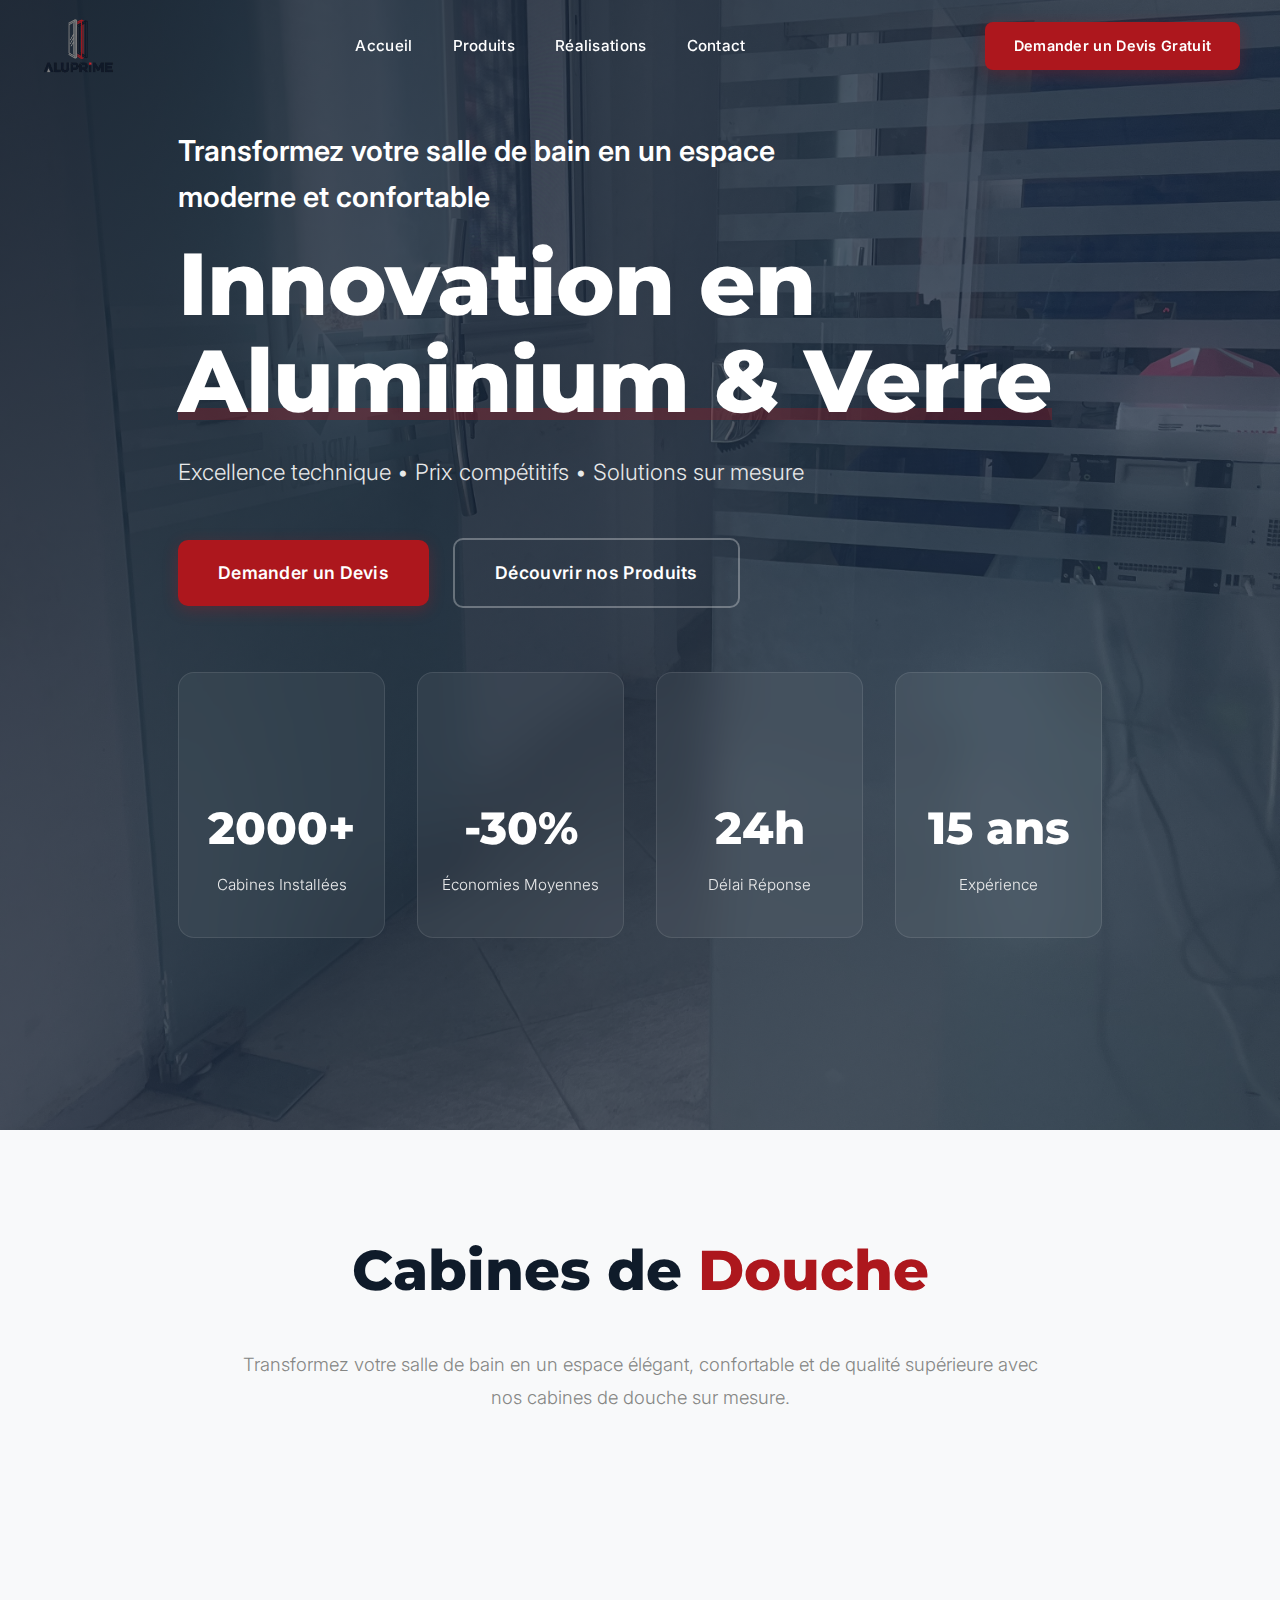
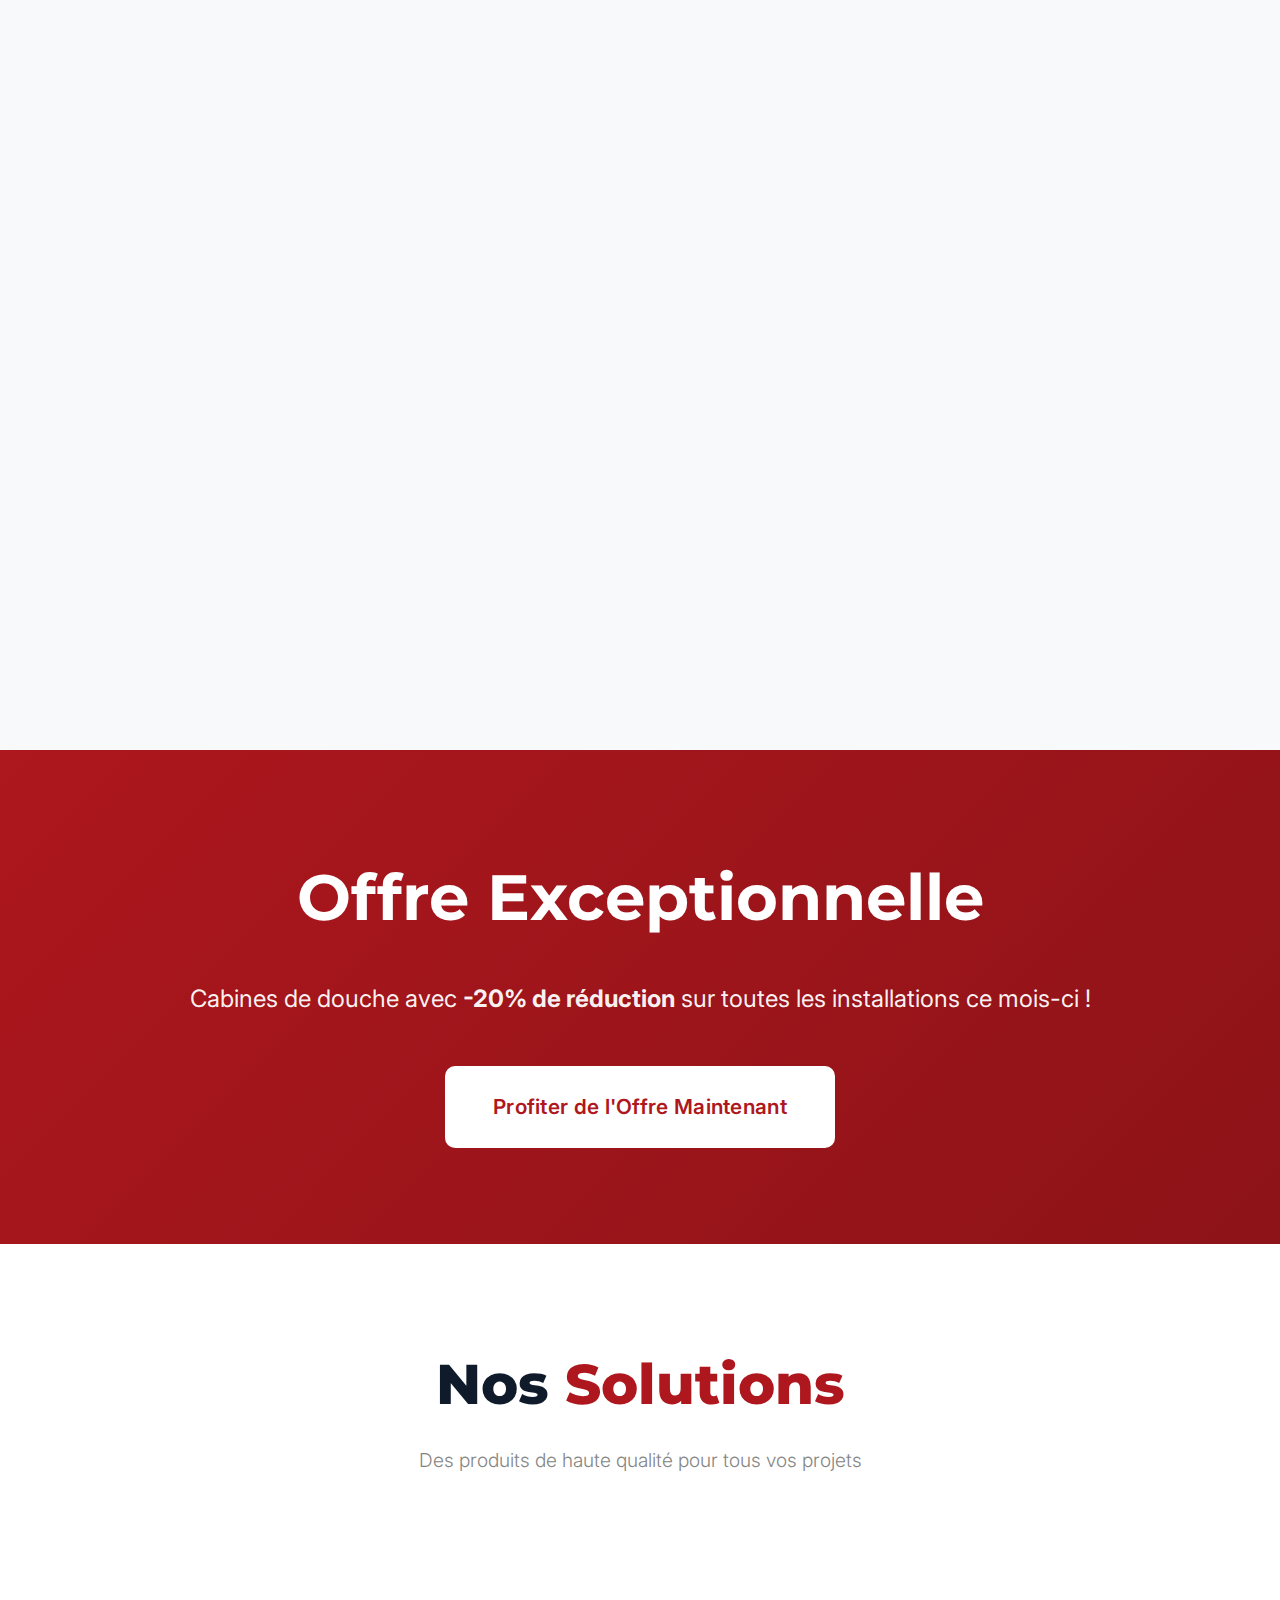
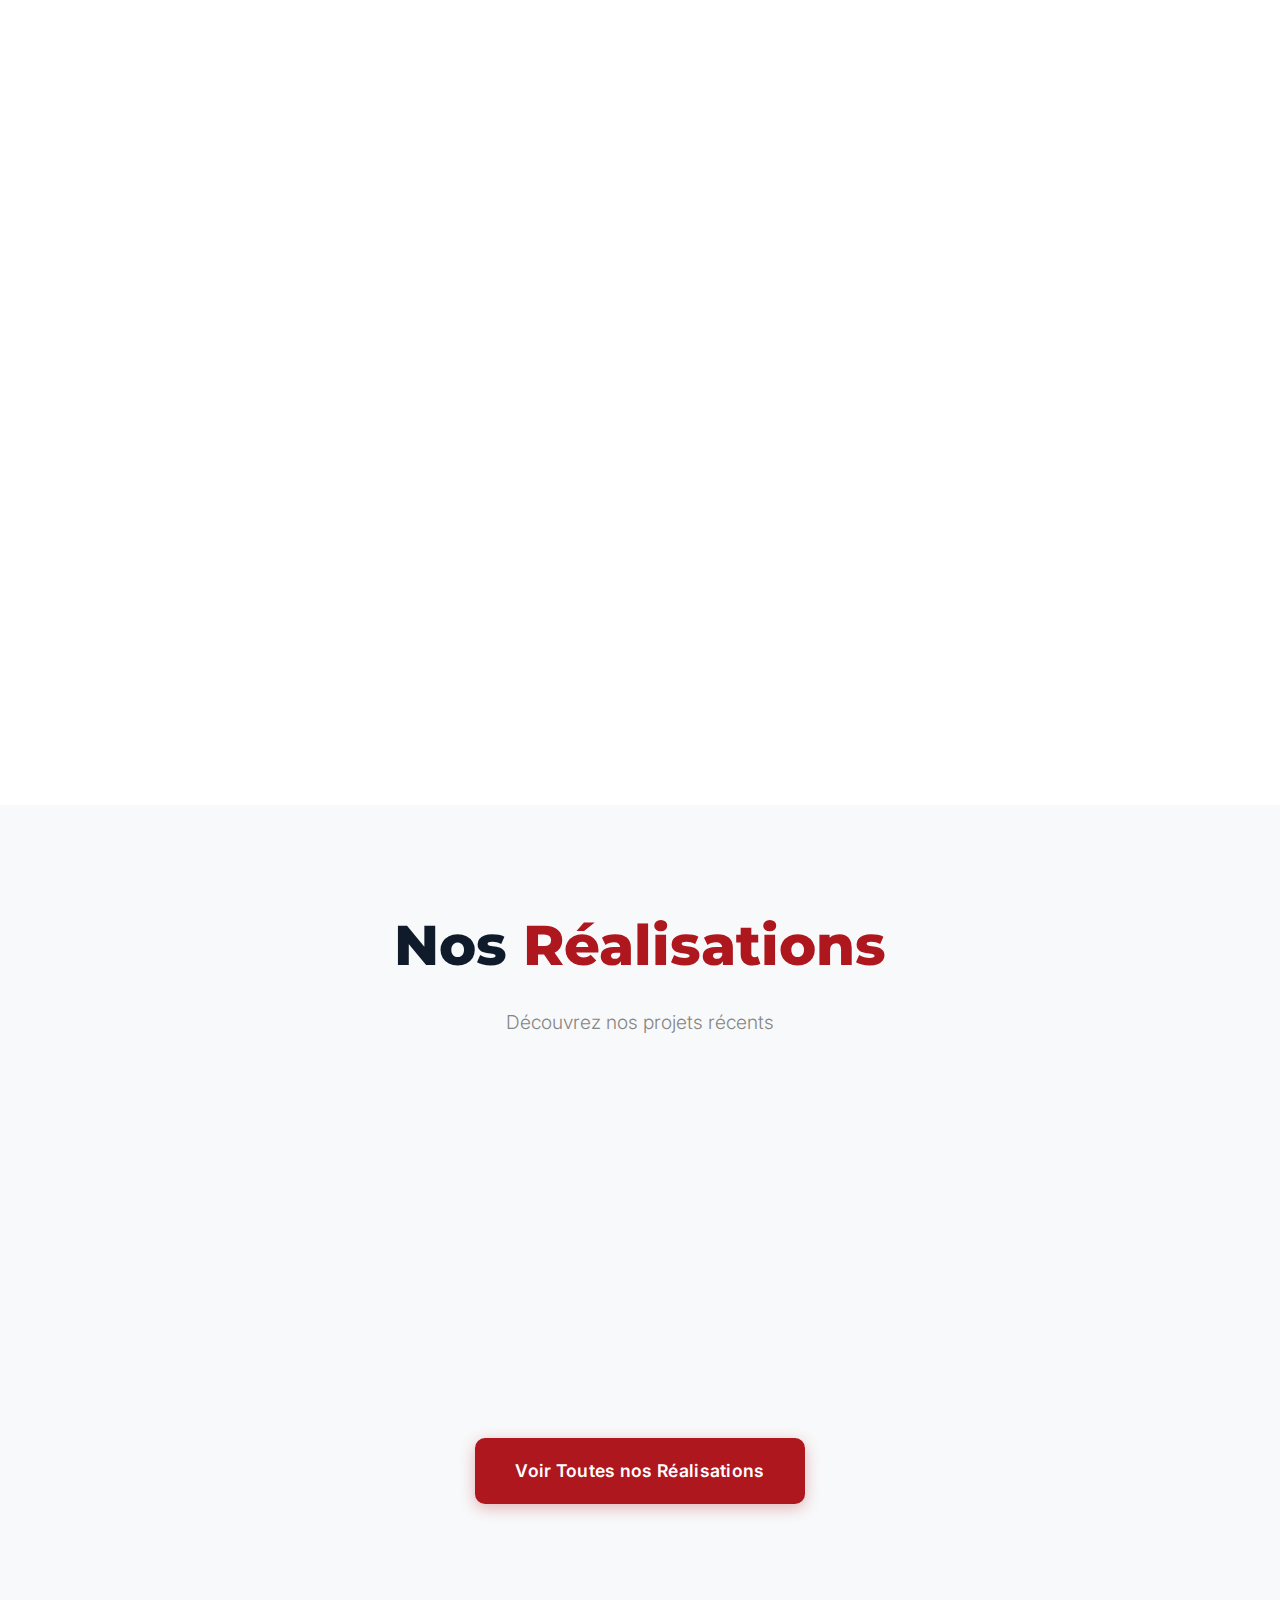
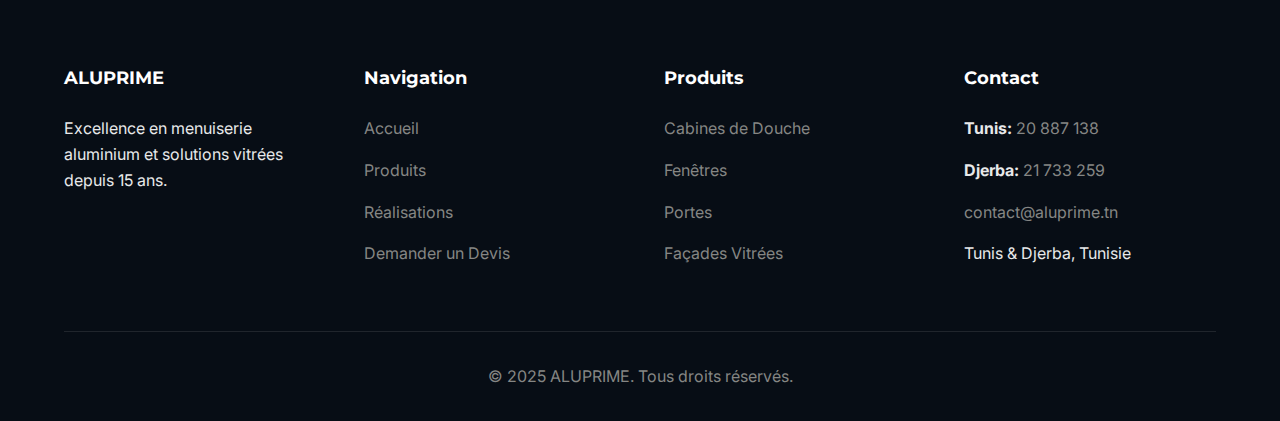
<file: index.html>
<!DOCTYPE html>
<html lang="fr">
  <head>
    <meta charset="UTF-8" />
    <meta name="viewport" content="width=device-width, initial-scale=1.0" />
    <title>ALUPRIME - Transformez votre salle de bain</title>
    <meta
      name="description"
      content="Spécialiste en aluminium, verre et cabines de douche. Transformez votre salle de bain en un espace moderne et confortable."
    />
    <link
      href="https://fonts.googleapis.com/css2?family=Montserrat:wght@400;600;700;800&family=Inter:wght@300;400;500;600&display=swap"
      rel="stylesheet"
    />
    <link
      rel="stylesheet"
      href="https://cdnjs.cloudflare.com/ajax/libs/font-awesome/6.5.1/css/all.min.css"
      integrity="sha512-DTOQO9RWCH3ppGqcWaEA1BIZOC6xxalwEsw9c2QQeAIftl+Vegovlnee1c9QX4TctnWMn13TZye+giMm8e2LwA=="
      crossorigin="anonymous"
      referrerpolicy="no-referrer"
    />
    <link rel="icon" type="image/png" href="img/_logo.png" />
    <link rel="stylesheet" href="css/style.css" />
  </head>
  <body>
    <!-- Header -->
    <header id="header">
      <div class="header-container">
        <div class="logo-container">
          <a href="index.html">
            <img src="img/_logo.png" alt="ALUPRIME Logo" class="logo-img" />
          </a>
        </div>
        <nav id="desktopNav">
          <a href="index.html">Accueil</a>
          <a href="produits.html">Produits</a>
          <a href="realisations.html">Réalisations</a>
          <a href="contact.html">Contact</a>
          <a href="devis.html" class="nav-devis-btn">Demander un Devis</a>
        </nav>
        <a href="devis.html" class="btn btn-primary btn-header-devis"
          >Demander un Devis Gratuit</a
        >
        <button class="mobile-menu-btn" id="mobileMenuBtn">
          <i class="fas fa-bars"></i>
        </button>
      </div>
    </header>

    <!-- Hero Section with Carousel -->
    <section id="home" class="hero">
      <div class="hero-carousel">
        <div class="hero-slide active">
          <img src="img/IMG_1070.jpg" alt="Cabines de douche modernes" />
        </div>
        <div class="hero-slide">
          <img src="img/IMG_1071.jpg" alt="Installation aluminium" />
        </div>
        <div class="hero-slide">
          <img src="img/IMG_1202.JPG" alt="Salle de bain élégante" />
        </div>
        <div class="hero-slide">
          <img src="img/IMG_1203.JPG" alt="Menuiserie aluminium" />
        </div>
      </div>

      <div class="hero-content">
        <p class="subtitle">
          Transformez votre salle de bain en un espace moderne et confortable
        </p>
        <h1>
          Innovation en<br />
          <span class="highlight">Aluminium & Verre</span>
        </h1>
        <p>Excellence technique • Prix compétitifs • Solutions sur mesure</p>

        <div class="hero-buttons">
          <a href="devis.html" class="btn btn-primary btn-large"
            >Demander un Devis</a
          >
          <a href="produits.html" class="btn btn-outline btn-large"
            >Découvrir nos Produits</a
          >
        </div>
        <div class="stats-grid">
          <div class="stat-card">
            <div class="icon"><i class="fas fa-shower"></i></div>
            <div class="value">2000+</div>
            <div class="label">Cabines Installées</div>
          </div>
          <div class="stat-card">
            <div class="icon"><i class="fas fa-chart-line"></i></div>
            <div class="value">-30%</div>
            <div class="label">Économies Moyennes</div>
          </div>
          <div class="stat-card">
            <div class="icon"><i class="fas fa-clock"></i></div>
            <div class="value">24h</div>
            <div class="label">Délai Réponse</div>
          </div>
          <div class="stat-card">
            <div class="icon"><i class="fas fa-trophy"></i></div>
            <div class="value">15 ans</div>
            <div class="label">Expérience</div>
          </div>
        </div>
      </div>
    </section>

    <!-- Cabines de Douche Section -->
    <section id="cabines" style="background: var(--off-white)">
      <div class="container">
        <div class="section-header">
          <h2>Cabines de <span class="accent">Douche</span></h2>
          <p
            style="
              max-width: 800px;
              line-height: 1.8;
              font-size: 1.15rem;
              margin-top: 2rem;
            "
          >
            Transformez votre salle de bain en un espace élégant, confortable et
            de qualité supérieure avec nos cabines de douche sur mesure.
          </p>
        </div>

        <div class="products-grid">
          <div class="product-card">
            <img
              src="img/IMG_1070.jpg"
              alt="Cabine de douche"
              style="
                width: 100%;
                height: 200px;
                object-fit: cover;
                border-radius: 12px;
                margin-bottom: 1.5rem;
              "
            />
            <div class="icon"><i class="fas fa-shower"></i></div>
            <h3>Cabine de Douche</h3>
            <ul>
              <li>Type de verre: 8mm sécurité</li>
              <li>Porte coulissant/poignée</li>
              <li>Étanchéité garantie</li>
              <li>Installation incluse</li>
            </ul>
            <a href="devis.html" class="btn btn-primary">Commander</a>
          </div>

          <div class="product-card">
            <img
              src="img/IMG_1071.jpg"
              alt="Fenêtre"
              style="
                width: 100%;
                height: 200px;
                object-fit: cover;
                border-radius: 12px;
                margin-bottom: 1.5rem;
              "
            />
            <div class="icon"><i class="fas fa-window-maximize"></i></div>
            <h3>Fenêtre</h3>
            <ul>
              <li>Double vitrage isolant</li>
              <li>Profilés aluminium premium</li>
              <li>Sur mesure</li>
            </ul>
            <a href="devis.html" class="btn btn-primary">Commander</a>
          </div>

          <div class="product-card">
            <img
              src="img/IMG_1202.JPG"
              alt="Porte fenêtre"
              style="
                width: 100%;
                height: 200px;
                object-fit: cover;
                border-radius: 12px;
                margin-bottom: 1.5rem;
              "
            />
            <div class="icon"><i class="fas fa-door-open"></i></div>
            <h3>Porte Fenêtre</h3>
            <ul>
              <li>Sécurité renforcée</li>
              <li>Isolation thermique</li>
              <li>Design moderne</li>
            </ul>
            <a href="devis.html" class="btn btn-primary">Commander</a>
          </div>
        </div>
      </div>
    </section>

    <!-- Offre Spéciale Section -->
    <section
      id="offre"
      style="
        background: linear-gradient(135deg, var(--red) 0%, #8d1318 100%);
        color: white;
        text-align: center;
      "
    >
      <div class="container">
        <h2
          style="
            color: white;
            font-size: clamp(2.5rem, 5vw, 4rem);
            margin-bottom: 2rem;
          "
        >
          <i class="fas fa-gift"></i> Offre Exceptionnelle
          <i class="fas fa-gift"></i>
        </h2>
        <p
          style="
            font-size: 1.5rem;
            margin-bottom: 3rem;
            color: rgba(255, 255, 255, 0.95);
          "
        >
          Cabines de douche avec <strong>-20% de réduction</strong> sur toutes
          les installations ce mois-ci !
        </p>
        <a
          href="devis.html"
          class="btn btn-large"
          style="
            background: white;
            color: var(--red);
            font-size: 1.3rem;
            padding: 1.5rem 3rem;
          "
        >
          Profiter de l'Offre Maintenant
        </a>
      </div>
    </section>

    <!-- Products Section -->
    <section id="products">
      <div class="container">
        <div class="section-header">
          <h2>Nos <span class="accent">Solutions</span></h2>
          <p>Des produits de haute qualité pour tous vos projets</p>
        </div>

        <div class="products-grid">
          <div class="product-card">
            <img
              src="img/IMG_1203.JPG"
              alt="Baie vitrée"
              style="
                width: 100%;
                height: 200px;
                object-fit: cover;
                border-radius: 12px;
                margin-bottom: 1.5rem;
              "
            />
            <div class="icon"><i class="fas fa-images"></i></div>
            <h3>Baie Vitrée</h3>
            <ul>
              <li>Coulissante ou pliante</li>
              <li>Grandes dimensions</li>
              <li>Luminosité maximale</li>
            </ul>
            <a href="produits.html" class="btn btn-primary">En savoir plus</a>
          </div>

          <div class="product-card">
            <img
              src="img/IMG_1206.JPG"
              alt="Miroir"
              style="
                width: 100%;
                height: 200px;
                object-fit: cover;
                border-radius: 12px;
                margin-bottom: 1.5rem;
              "
            />
            <div class="icon"><i class="fas fa-vector-square"></i></div>
            <h3>Miroir</h3>
            <ul>
              <li>Sur mesure</li>
              <li>Qualité premium</li>
              <li>Installation professionnelle</li>
            </ul>
            <a href="produits.html" class="btn btn-primary">En savoir plus</a>
          </div>

          <div class="product-card">
            <img
              src="img/IMG_1208.JPG"
              alt="Séparation vitrée"
              style="
                width: 100%;
                height: 200px;
                object-fit: cover;
                border-radius: 12px;
                margin-bottom: 1.5rem;
              "
            />
            <div class="icon"><i class="fas fa-th-large"></i></div>
            <h3>Séparation & Cloison Vitrée</h3>
            <ul>
              <li>Verre sécurité</li>
              <li>Design élégant</li>
              <li>Optimisation d'espace</li>
            </ul>
            <a href="produits.html" class="btn btn-primary">En savoir plus</a>
          </div>
        </div>
      </div>
    </section>

    <!-- Gallery Preview -->
    <section id="gallery-preview" style="background: var(--off-white)">
      <div class="container">
        <div class="section-header">
          <h2>Nos <span class="accent">Réalisations</span></h2>
          <p>Découvrez nos projets récents</p>
        </div>

        <div class="gallery-grid">
          <div class="gallery-item">
            <img src="img/IMG_1206.JPG" alt="Projet cabine douche" />
            <div class="overlay">
              <h4>Cabine de Douche Premium</h4>
              <p>Installation complète - Tunis</p>
            </div>
          </div>
          <div class="gallery-item">
            <img src="img/IMG_1208.JPG" alt="Projet salle de bain" />
            <div class="overlay">
              <h4>Rénovation Salle de Bain</h4>
              <p>Design moderne - Sousse</p>
            </div>
          </div>
          <div class="gallery-item">
            <img src="img/IMG_1210.JPG" alt="Projet aluminium" />
            <div class="overlay">
              <h4>Menuiserie Aluminium</h4>
              <p>Villa luxueuse - Hammamet</p>
            </div>
          </div>
        </div>

        <div style="text-align: center; margin-top: 3rem">
          <a href="realisations.html" class="btn btn-primary btn-large"
            >Voir Toutes nos Réalisations</a
          >
        </div>
      </div>
    </section>

    <!-- Footer -->
    <footer>
      <div class="container">
        <div class="footer-grid">
          <div class="footer-col">
            <h4>ALUPRIME</h4>
            <p>
              Excellence en menuiserie aluminium et solutions vitrées depuis 15
              ans.
            </p>
          </div>

          <div class="footer-col">
            <h4>Navigation</h4>
            <ul>
              <li><a href="index.html">Accueil</a></li>
              <li><a href="produits.html">Produits</a></li>
              <li><a href="realisations.html">Réalisations</a></li>
              <li><a href="devis.html">Demander un Devis</a></li>
            </ul>
          </div>

          <div class="footer-col">
            <h4>Produits</h4>
            <ul>
              <li><a href="produits.html#cabines">Cabines de Douche</a></li>
              <li><a href="produits.html#fenetres">Fenêtres</a></li>
              <li><a href="produits.html#portes">Portes</a></li>
              <li><a href="produits.html#facades">Façades Vitrées</a></li>
            </ul>
          </div>

          <div class="footer-col">
            <h4>Contact</h4>
            <ul>
              <li>
                <strong>Tunis:</strong>
                <a href="tel:+21620887138">20 887 138</a>
              </li>
              <li>
                <strong>Djerba:</strong>
                <a href="tel:+21621733259">21 733 259</a>
              </li>
              <li>
                <a href="mailto:contact@aluprime.tn">contact@aluprime.tn</a>
              </li>
              <li>Tunis & Djerba, Tunisie</li>
            </ul>
          </div>
        </div>

        <div class="footer-bottom">
          <p>© 2025 ALUPRIME. Tous droits réservés.</p>
        </div>
      </div>
    </footer>

    <script src="js/script.js"></script>
  </body>
</html>
</file>
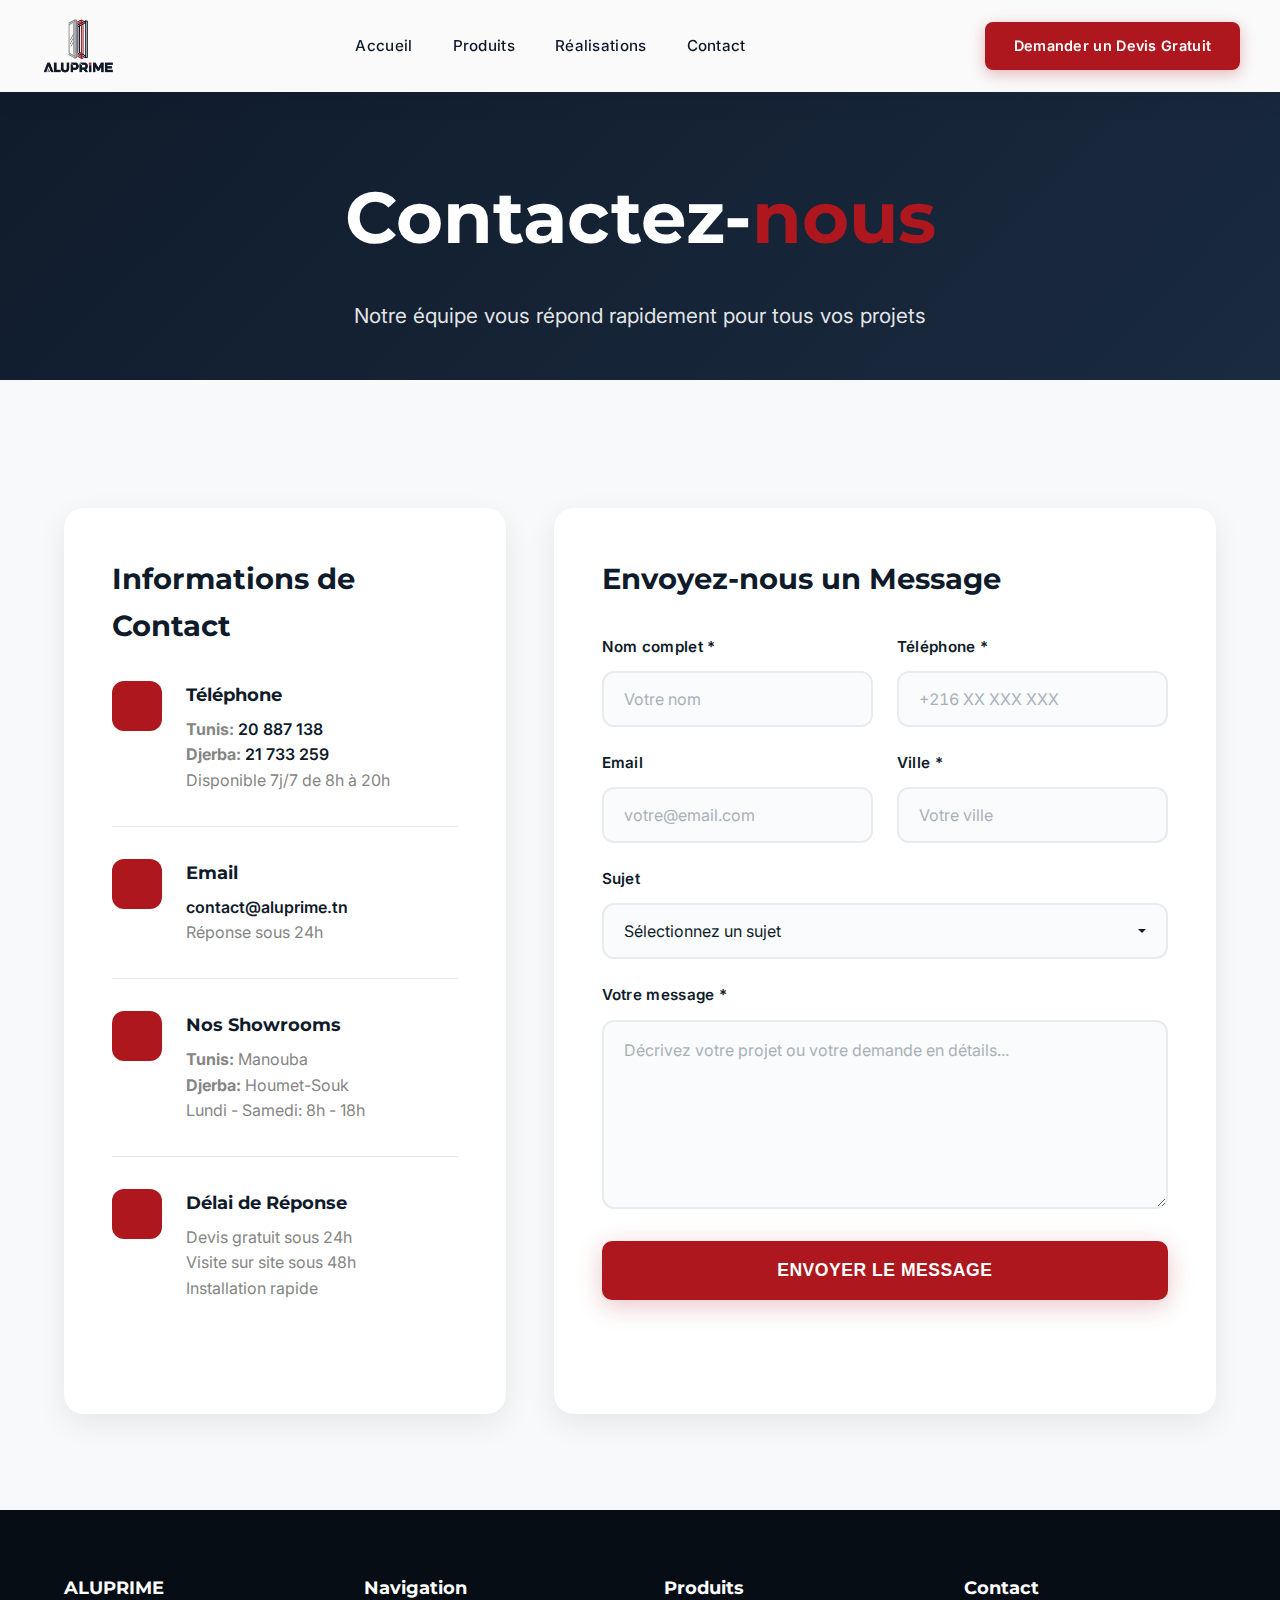
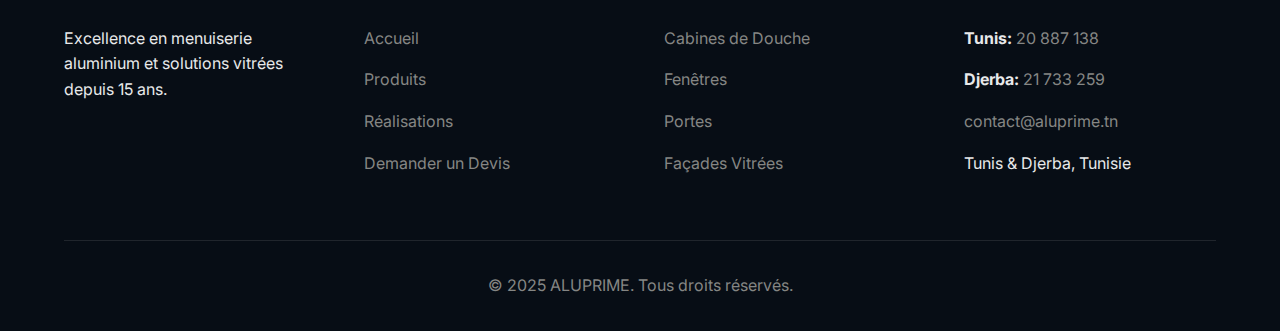
<file: contact.html>
<!DOCTYPE html>
<html lang="fr">
  <head>
    <meta charset="UTF-8" />
    <meta name="viewport" content="width=device-width, initial-scale=1.0" />
    <title>Contactez-nous - ALUPRIME</title>
    <link
      href="https://fonts.googleapis.com/css2?family=Montserrat:wght@400;600;700;800&family=Inter:wght@300;400;500;600&display=swap"
      rel="stylesheet"
    />
    <link
      rel="stylesheet"
      href="https://cdnjs.cloudflare.com/ajax/libs/font-awesome/6.5.1/css/all.min.css"
      integrity="sha512-DTOQO9RWCH3ppGqcWaEA1BIZOC6xxalwEsw9c2QQeAIftl+Vegovlnee1c9QX4TctnWMn13TZye+giMm8e2LwA=="
      crossorigin="anonymous"
      referrerpolicy="no-referrer"
    />
    <link rel="icon" type="image/png" href="img/_logo.png" />
    <link rel="stylesheet" href="css/style.css" />
    <style>
      .contact-section {
        background: var(--off-white);
        min-height: 100vh;
        padding-top: 8rem;
      }

      .contact-container {
        display: grid;
        grid-template-columns: 1fr 1.5fr;
        gap: 3rem;
      }

      .contact-info {
        background: white;
        padding: 3rem;
        border-radius: 20px;
        box-shadow: 0 10px 30px rgba(15, 27, 42, 0.08);
        height: fit-content;
      }

      .contact-info h3 {
        color: var(--navy);
        margin-bottom: 2rem;
        font-size: 1.8rem;
      }

      .info-item {
        display: flex;
        align-items: flex-start;
        gap: 1.5rem;
        margin-bottom: 2rem;
        padding-bottom: 2rem;
        border-bottom: 1px solid var(--light-gray);
      }

      .info-item:last-child {
        border-bottom: none;
      }

      .info-icon {
        background: var(--red);
        width: 50px;
        height: 50px;
        border-radius: 12px;
        display: flex;
        align-items: center;
        justify-content: center;
        font-size: 1.5rem;
        flex-shrink: 0;
        color: white;
        transition: all 0.3s ease;
      }

      .info-item:hover .info-icon {
        transform: scale(1.1) rotate(5deg);
        box-shadow: 0 4px 12px rgba(173, 23, 29, 0.3);
      }

      .info-content h4 {
        color: var(--navy);
        margin-bottom: 0.5rem;
        font-size: 1.1rem;
      }

      .info-content p {
        color: var(--gray);
        line-height: 1.6;
      }

      .info-content a {
        color: var(--navy);
        text-decoration: none;
        font-weight: 600;
      }

      .info-content a:hover {
        color: var(--red);
      }

      .contact-form-box {
        background: white;
        padding: 3rem;
        border-radius: 20px;
        box-shadow: 0 10px 30px rgba(15, 27, 42, 0.08);
      }

      .contact-form-box h3 {
        color: var(--navy);
        margin-bottom: 2rem;
        font-size: 1.8rem;
      }

      .form-grid {
        display: grid;
        grid-template-columns: repeat(2, 1fr);
        gap: 1.5rem;
      }

      .form-grid-full {
        grid-column: 1 / -1;
      }

      .form-group {
        position: relative;
      }

      .form-group label {
        display: block;
        color: var(--navy);
        font-weight: 600;
        margin-bottom: 0.75rem;
        font-size: 0.95rem;
        letter-spacing: 0.3px;
      }

      .form-group input,
      .form-group select,
      .form-group textarea {
        width: 100%;
        padding: 1rem 1.25rem;
        border: 2px solid #e8ecef;
        border-radius: 12px;
        font-size: 1rem;
        font-family: "Inter", sans-serif;
        color: var(--navy);
        background: #fafbfc;
        transition: all 0.3s ease;
        outline: none;
      }

      .form-group input:focus,
      .form-group select:focus,
      .form-group textarea:focus {
        border-color: var(--red);
        background: white;
        box-shadow: 0 0 0 4px rgba(173, 23, 29, 0.08);
        transform: translateY(-2px);
      }

      .form-group input:hover,
      .form-group select:hover,
      .form-group textarea:hover {
        border-color: #cbd2d9;
        background: white;
      }

      .form-group input::placeholder,
      .form-group textarea::placeholder {
        color: #a8b1ba;
      }

      .form-group select {
        cursor: pointer;
        appearance: none;
        background-image: url("data:image/svg+xml,%3Csvg xmlns='http://www.w3.org/2000/svg' width='16' height='16' viewBox='0 0 16 16'%3E%3Cpath fill='%230f1b2a' d='M4.427 6.427l3.396 3.396a.25.25 0 00.354 0l3.396-3.396A.25.25 0 0011.396 6H4.604a.25.25 0 00-.177.427z'/%3E%3C/svg%3E");
        background-repeat: no-repeat;
        background-position: right 1rem center;
        padding-right: 2.5rem;
      }

      .form-group textarea {
        resize: vertical;
        min-height: 140px;
        line-height: 1.6;
      }

      .form-group input[type="tel"],
      .form-group input[type="email"] {
        font-variant-numeric: tabular-nums;
      }

      /* Validation styles */
      .form-group input:invalid:not(:placeholder-shown),
      .form-group textarea:invalid:not(:placeholder-shown) {
        border-color: #ff6b6b;
      }

      .form-group input:valid:not(:placeholder-shown),
      .form-group textarea:valid:not(:placeholder-shown) {
        border-color: #51cf66;
      }

      /* Submit button enhancement */
      .btn-large {
        position: relative;
        overflow: hidden;
        font-size: 1.1rem;
        font-weight: 700;
        letter-spacing: 0.5px;
        text-transform: uppercase;
        box-shadow: 0 6px 24px rgba(173, 23, 29, 0.25);
        transition: all 0.4s cubic-bezier(0.4, 0, 0.2, 1);
      }

      .btn-large:hover {
        box-shadow: 0 12px 36px rgba(173, 23, 29, 0.35);
        transform: translateY(-3px);
      }

      .btn-large:active {
        transform: translateY(-1px);
        box-shadow: 0 4px 16px rgba(173, 23, 29, 0.3);
      }

      .btn-large::before {
        content: "";
        position: absolute;
        top: 50%;
        left: 50%;
        width: 0;
        height: 0;
        border-radius: 50%;
        background: rgba(255, 255, 255, 0.15);
        transform: translate(-50%, -50%);
        transition: width 0.6s, height 0.6s;
      }

      .btn-large:hover::before {
        width: 400px;
        height: 400px;
      }

      .btn-large span {
        position: relative;
        z-index: 1;
      }

      .whatsapp-btn {
        background: #25d366;
        color: white;
        display: flex;
        align-items: center;
        justify-content: center;
        gap: 1rem;
        padding: 1.2rem;
        border-radius: 12px;
        text-decoration: none;
        font-weight: 600;
        margin-top: 1.5rem;
        transition: all 0.3s ease;
      }

      .whatsapp-btn:hover {
        background: #1fb855;
        transform: translateY(-2px);
        box-shadow: 0 6px 20px rgba(37, 211, 102, 0.3);
      }

      @media (max-width: 968px) {
        .contact-section {
          padding-top: 6rem;
        }

        .contact-container {
          grid-template-columns: 1fr;
          gap: 2rem;
        }

        .contact-info {
          padding: 2rem 1.5rem;
        }

        .contact-info h3 {
          font-size: 1.5rem;
          margin-bottom: 1.5rem;
        }

        .info-item {
          gap: 1rem;
          margin-bottom: 1.5rem;
          padding-bottom: 1.5rem;
        }

        .info-icon {
          width: 45px;
          height: 45px;
          font-size: 1.3rem;
        }

        .info-content h4 {
          font-size: 1rem;
        }

        .info-content p {
          font-size: 0.9rem;
        }

        .contact-form-box {
          padding: 2rem 1.5rem;
        }

        .contact-form-box h3 {
          font-size: 1.5rem;
          margin-bottom: 1.5rem;
        }

        .form-grid {
          grid-template-columns: 1fr;
          gap: 1.2rem;
        }

        .form-group label {
          font-size: 0.9rem;
          margin-bottom: 0.6rem;
        }

        .form-group input,
        .form-group select,
        .form-group textarea {
          padding: 0.9rem 1rem;
          font-size: 0.95rem;
        }

        .form-group textarea {
          min-height: 120px;
        }

        .whatsapp-btn {
          padding: 1rem;
          font-size: 0.95rem;
          gap: 0.8rem;
        }
      }

      @media (max-width: 640px) {
        .contact-section {
          padding-top: 5rem;
        }

        .contact-info {
          padding: 1.5rem 1.2rem;
          border-radius: 16px;
        }

        .contact-info h3 {
          font-size: 1.3rem;
          margin-bottom: 1.2rem;
        }

        .info-item {
          gap: 0.8rem;
          margin-bottom: 1.2rem;
          padding-bottom: 1.2rem;
        }

        .info-icon {
          width: 40px;
          height: 40px;
          font-size: 1.1rem;
          border-radius: 10px;
        }

        .info-content h4 {
          font-size: 0.95rem;
          margin-bottom: 0.4rem;
        }

        .info-content p {
          font-size: 0.85rem;
          line-height: 1.5;
        }

        .contact-form-box {
          padding: 1.5rem 1.2rem;
          border-radius: 16px;
        }

        .contact-form-box h3 {
          font-size: 1.3rem;
          margin-bottom: 1.2rem;
        }

        .form-grid {
          gap: 1rem;
        }

        .form-group label {
          font-size: 0.85rem;
          margin-bottom: 0.5rem;
        }

        .form-group input,
        .form-group select,
        .form-group textarea {
          padding: 0.8rem 0.9rem;
          font-size: 0.9rem;
          border-radius: 10px;
        }

        .form-group textarea {
          min-height: 100px;
        }

        .btn-large {
          padding: 0.9rem 1.5rem;
          font-size: 0.9rem;
        }

        .whatsapp-btn {
          padding: 0.9rem;
          font-size: 0.9rem;
          gap: 0.6rem;
          margin-top: 1.2rem;
        }
      }

      @media (max-width: 480px) {
        .contact-info {
          padding: 1.2rem 1rem;
        }

        .contact-info h3 {
          font-size: 1.2rem;
        }

        .info-icon {
          width: 36px;
          height: 36px;
          font-size: 1rem;
        }

        .contact-form-box {
          padding: 1.2rem 1rem;
        }

        .contact-form-box h3 {
          font-size: 1.2rem;
        }

        .form-group input,
        .form-group select,
        .form-group textarea {
          padding: 0.75rem 0.8rem;
          font-size: 0.85rem;
        }

        .btn-large {
          padding: 0.85rem 1.2rem;
          font-size: 0.85rem;
        }
      }
    </style>
  </head>
  <body>
    <!-- Header -->
    <header id="header" class="scrolled">
      <div class="header-container">
        <div class="logo-container">
          <a href="index.html">
            <img src="img/_logo.png" alt="ALUPRIME Logo" class="logo-img" />
          </a>
        </div>
        <nav id="desktopNav">
          <a href="index.html">Accueil</a>
          <a href="produits.html">Produits</a>
          <a href="realisations.html">Réalisations</a>
          <a href="contact.html">Contact</a>
          <a href="devis.html" class="nav-devis-btn">Demander un Devis</a>
        </nav>
        <a href="devis.html" class="btn btn-primary btn-header-devis"
          >Demander un Devis Gratuit</a
        >
        <button class="mobile-menu-btn" id="mobileMenuBtn">
          <i class="fas fa-bars"></i>
        </button>
      </div>
    </header>

    <!-- Contact Section -->
    <!-- <section class="contact-section"> -->
    <section
      style="
        padding-top: 10rem;
        padding-bottom: 3rem;
        background: linear-gradient(135deg, var(--navy) 0%, #1a2a3f 100%);
        color: white;
        text-align: center;
      "
    >
      <div class="container">
        <h1
          style="
            color: white;
            font-size: clamp(3rem, 6vw, 4.5rem);
            margin-bottom: 1.5rem;
          "
        >
          Contactez-<span style="color: var(--red)">nous</span>
        </h1>
        <p
          style="
            font-size: 1.3rem;
            max-width: 700px;
            margin: 0 auto;
            color: rgba(255, 255, 255, 0.9);
          "
        >
          Notre équipe vous répond rapidement pour tous vos projets
        </p>
      </div>
    </section>

    <section class="contact-section">
      <div class="container">
        <div class="contact-container">
          <!-- Contact Info -->
          <div class="contact-info">
            <h3>Informations de Contact</h3>

            <div class="info-item">
              <div class="info-icon"><i class="fas fa-phone-alt"></i></div>
              <div class="info-content">
                <h4>Téléphone</h4>
                <p>
                  <strong>Tunis:</strong>
                  <a href="tel:+21620887138">20 887 138</a><br />
                  <strong>Djerba:</strong>
                  <a href="tel:+21621733259">21 733 259</a><br />
                  Disponible 7j/7 de 8h à 20h
                </p>
              </div>
            </div>

            <div class="info-item">
              <div class="info-icon"><i class="fas fa-envelope"></i></div>
              <div class="info-content">
                <h4>Email</h4>
                <p>
                  <a href="mailto:contact@aluprime.tn">contact@aluprime.tn</a
                  ><br />
                  Réponse sous 24h
                </p>
              </div>
            </div>

            <div class="info-item">
              <div class="info-icon"><i class="fas fa-map-marker-alt"></i></div>
              <div class="info-content">
                <h4>Nos Showrooms</h4>
                <p>
                  <strong>Tunis:</strong> Manouba<br />
                  <strong>Djerba:</strong> Houmet-Souk<br />
                  Lundi - Samedi: 8h - 18h
                </p>
              </div>
            </div>

            <div class="info-item">
              <div class="info-icon"><i class="fas fa-clock"></i></div>
              <div class="info-content">
                <h4>Délai de Réponse</h4>
                <p>
                  Devis gratuit sous 24h<br />
                  Visite sur site sous 48h<br />
                  Installation rapide
                </p>
              </div>
            </div>
          </div>

          <!-- Contact Form -->
          <div class="contact-form-box">
            <h3>Envoyez-nous un Message</h3>
            <form id="contactForm">
              <div class="form-grid">
                <div class="form-group">
                  <label>Nom complet *</label>
                  <input
                    type="text"
                    id="name"
                    placeholder="Votre nom"
                    required
                  />
                </div>

                <div class="form-group">
                  <label>Téléphone *</label>
                  <input
                    type="tel"
                    id="phone"
                    placeholder="+216 XX XXX XXX"
                    required
                  />
                </div>

                <div class="form-group">
                  <label>Email</label>
                  <input
                    type="email"
                    id="email"
                    placeholder="votre@email.com"
                  />
                </div>

                <div class="form-group">
                  <label>Ville *</label>
                  <input
                    type="text"
                    id="city"
                    placeholder="Votre ville"
                    required
                  />
                </div>

                <div class="form-group form-grid-full">
                  <label>Sujet</label>
                  <select id="subject">
                    <option value="">Sélectionnez un sujet</option>
                    <option value="devis">Demande de devis</option>
                    <option value="cabine">Cabines de douche</option>
                    <option value="fenetre">Fenêtres aluminium</option>
                    <option value="porte">Portes et baies vitrées</option>
                    <option value="facade">Façades vitrées</option>
                    <option value="sav">Service après-vente</option>
                    <option value="autre">Autre demande</option>
                  </select>
                </div>

                <div class="form-group form-grid-full">
                  <label>Votre message *</label>
                  <textarea
                    id="message"
                    rows="6"
                    placeholder="Décrivez votre projet ou votre demande en détails..."
                    required
                  ></textarea>
                </div>
              </div>

              <button
                type="submit"
                class="btn btn-primary btn-large"
                style="width: 100%; margin-top: 1.5rem"
              >
                <span>Envoyer le Message</span>
              </button>
            </form>
          </div>
        </div>
      </div>
    </section>

    <!-- Footer -->
    <footer>
      <div class="container">
        <div class="footer-grid">
          <div class="footer-col">
            <h4>ALUPRIME</h4>
            <p>
              Excellence en menuiserie aluminium et solutions vitrées depuis 15
              ans.
            </p>
          </div>

          <div class="footer-col">
            <h4>Navigation</h4>
            <ul>
              <li><a href="index.html">Accueil</a></li>
              <li><a href="produits.html">Produits</a></li>
              <li><a href="realisations.html">Réalisations</a></li>
              <li><a href="devis.html">Demander un Devis</a></li>
            </ul>
          </div>

          <div class="footer-col">
            <h4>Produits</h4>
            <ul>
              <li><a href="produits.html#cabines">Cabines de Douche</a></li>
              <li><a href="produits.html#fenetres">Fenêtres</a></li>
              <li><a href="produits.html#portes">Portes</a></li>
              <li><a href="produits.html#facades">Façades Vitrées</a></li>
            </ul>
          </div>

          <div class="footer-col">
            <h4>Contact</h4>
            <ul>
              <li>
                <strong>Tunis:</strong>
                <a href="tel:+21620887138">20 887 138</a>
              </li>
              <li>
                <strong>Djerba:</strong>
                <a href="tel:+21621733259">21 733 259</a>
              </li>
              <li>
                <a href="mailto:contact@aluprime.tn">contact@aluprime.tn</a>
              </li>
              <li>Tunis & Djerba, Tunisie</li>
            </ul>
          </div>
        </div>

        <div class="footer-bottom">
          <p>© 2025 ALUPRIME. Tous droits réservés.</p>
        </div>
      </div>
    </footer>

    <script src="js/script.js"></script>
    <script>
      document
        .getElementById("contactForm")
        .addEventListener("submit", function (e) {
          e.preventDefault();

          const name = document.getElementById("name").value;
          const phone = document.getElementById("phone").value;
          const city = document.getElementById("city").value;
          const message = document.getElementById("message").value;

          if (!name || !phone || !city || !message) {
            alert("Veuillez remplir tous les champs obligatoires");
            return;
          }

          alert(
            `Merci ${name} !\n\nVotre message a été envoyé avec succès.\nNous vous contactons très prochainement.`
          );

          // Redirect to WhatsApp with pre-filled message
          const whatsappMsg = encodeURIComponent(
            `Bonjour, je suis ${name} de ${city}. ${message}`
          );
          window.open(
            `https://wa.me/21620887138?text=${whatsappMsg}`,
            "_blank"
          );

          this.reset();
        });
    </script>
  </body>
</html>
</file>
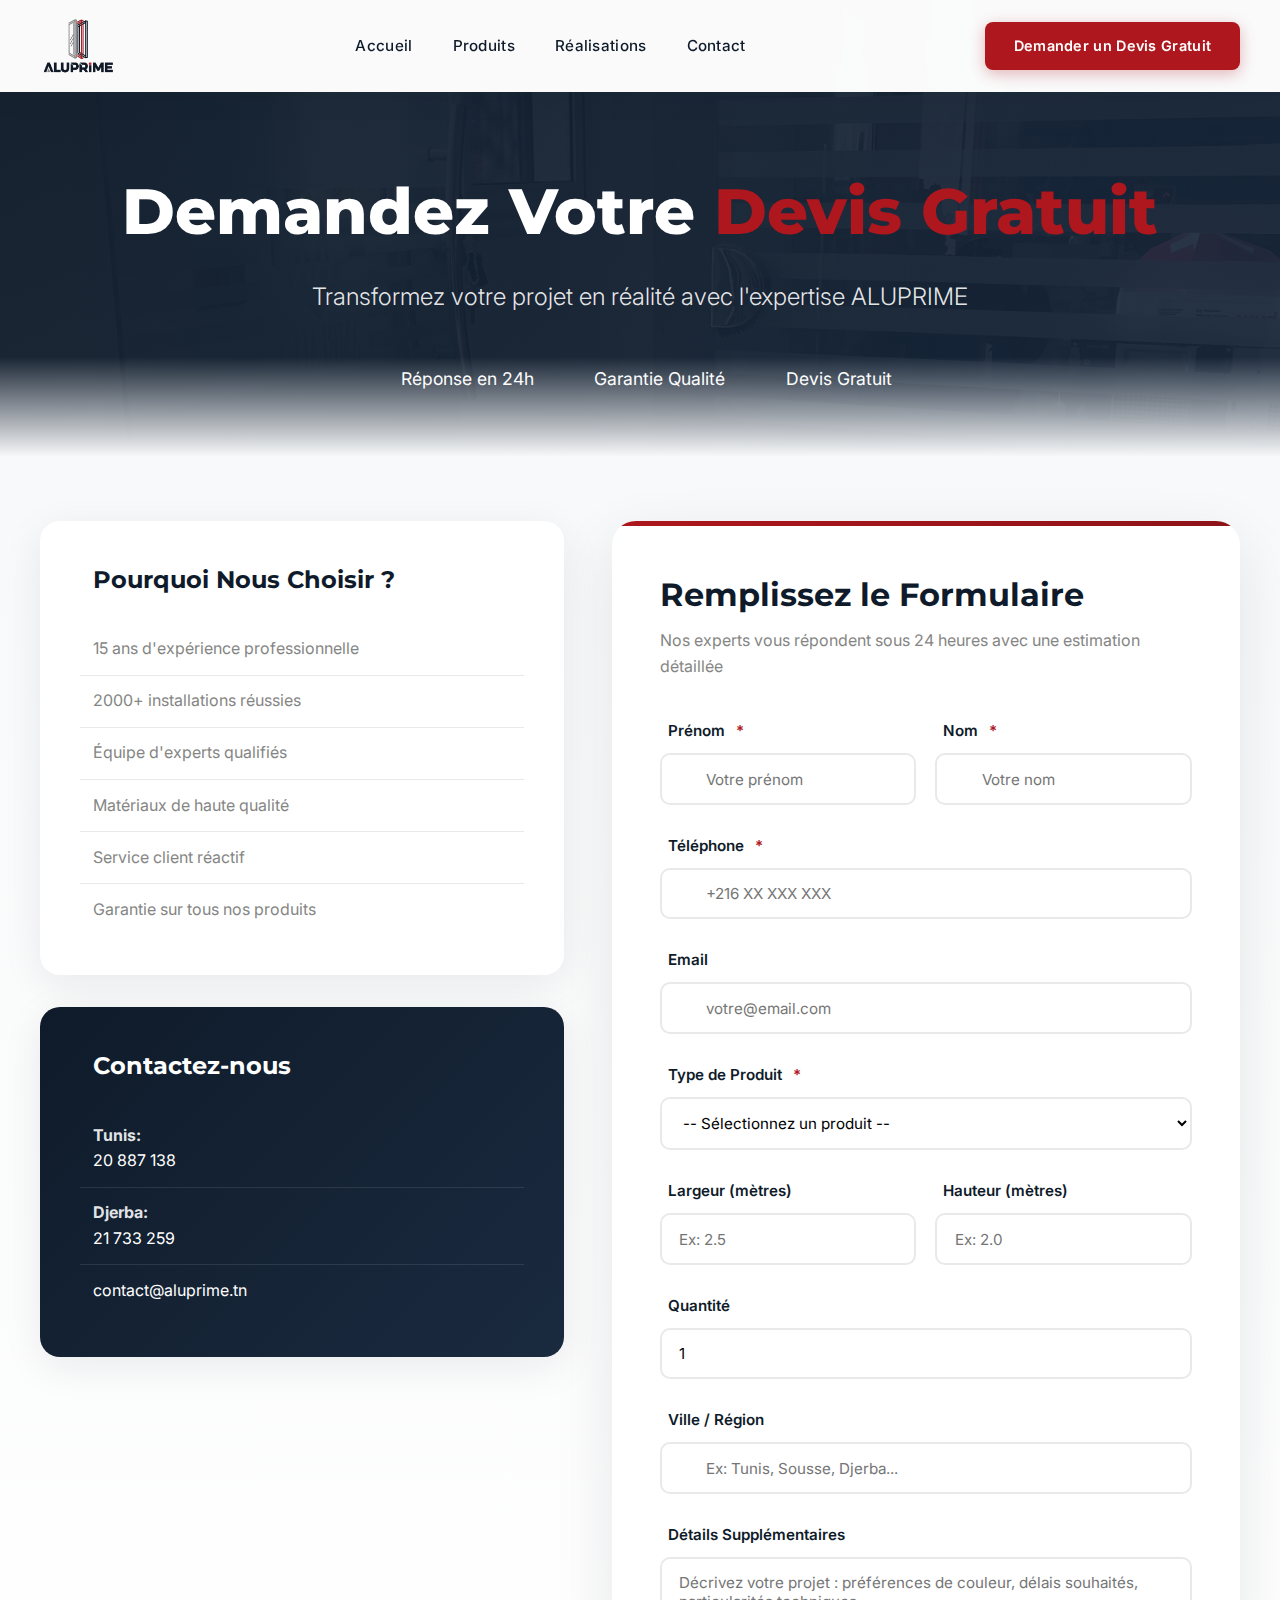
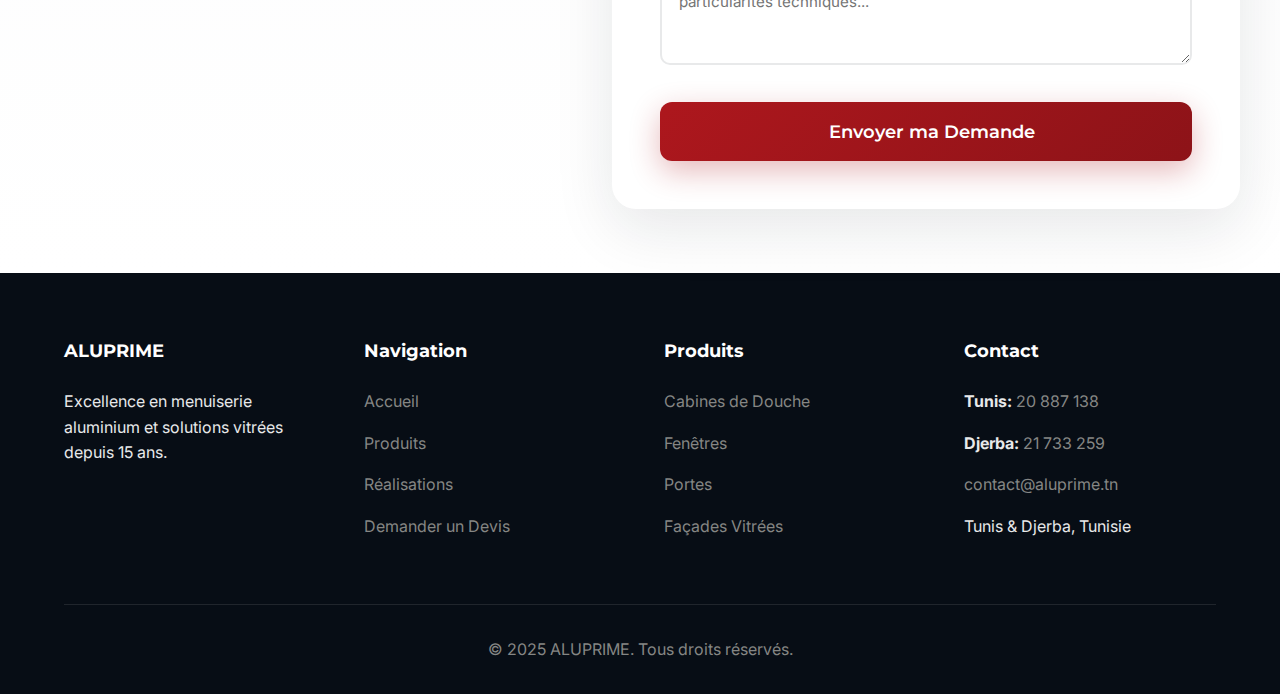
<file: devis.html>
<!DOCTYPE html>
<html lang="fr">
  <head>
    <meta charset="UTF-8" />
    <meta name="viewport" content="width=device-width, initial-scale=1.0" />
    <title>Demander un Devis - ALUPRIME</title>
    <link
      href="https://fonts.googleapis.com/css2?family=Montserrat:wght@400;600;700;800&family=Inter:wght@300;400;500;600&display=swap"
      rel="stylesheet"
    />
    <link
      rel="stylesheet"
      href="https://cdnjs.cloudflare.com/ajax/libs/font-awesome/6.5.1/css/all.min.css"
      integrity="sha512-DTOQO9RWCH3ppGqcWaEA1BIZOC6xxalwEsw9c2QQeAIftl+Vegovlnee1c9QX4TctnWMn13TZye+giMm8e2LwA=="
      crossorigin="anonymous"
      referrerpolicy="no-referrer"
    />
    <link rel="icon" type="image/png" href="img/_logo.png" />
    <link rel="stylesheet" href="css/style.css" />
    <style>
      /* Hero Section avec Image de Fond */
      .devis-hero {
        background: linear-gradient(
            135deg,
            rgba(15, 27, 42, 0.95) 0%,
            rgba(26, 42, 63, 0.9) 100%
          ),
          url("img/IMG_1070.jpg");
        background-size: cover;
        background-position: center;
        background-attachment: fixed;
        padding: 10rem 2rem 4rem;
        color: white;
        text-align: center;
      }

      .devis-hero h1 {
        font-size: clamp(2.5rem, 6vw, 4rem);
        font-weight: 800;
        margin-bottom: 1rem;
        animation: fadeInUp 0.8s ease;
      }

      .devis-hero .subtitle {
        font-size: clamp(1.1rem, 2.5vw, 1.5rem);
        color: rgba(255, 255, 255, 0.9);
        margin-bottom: 2rem;
        font-weight: 300;
      }

      .devis-hero .features {
        display: flex;
        justify-content: center;
        gap: 3rem;
        margin-top: 3rem;
        flex-wrap: wrap;
      }

      .devis-hero .feature-item {
        display: flex;
        align-items: center;
        gap: 0.8rem;
        font-size: 1.1rem;
      }

      .devis-hero .feature-item i {
        color: var(--red);
        font-size: 1.5rem;
      }

      @keyframes fadeInUp {
        from {
          opacity: 0;
          transform: translateY(30px);
        }
        to {
          opacity: 1;
          transform: translateY(0);
        }
      }

      /* Section Formulaire */
      .devis-form-section {
        background: linear-gradient(180deg, var(--off-white) 0%, white 100%);
        padding: 4rem 2rem;
        position: relative;
      }

      .devis-form-section::before {
        content: "";
        position: absolute;
        top: -100px;
        left: 0;
        right: 0;
        height: 100px;
        background: linear-gradient(
          180deg,
          transparent 0%,
          var(--off-white) 100%
        );
      }

      .form-wrapper {
        max-width: 1200px;
        margin: 0 auto;
        display: grid;
        grid-template-columns: 1fr 1.2fr;
        gap: 3rem;
        align-items: start;
      }

      /* Info Sidebar */
      .info-sidebar {
        position: sticky;
        top: 120px;
      }

      .info-card {
        background: white;
        border-radius: 20px;
        padding: 2.5rem;
        box-shadow: 0 10px 40px rgba(15, 27, 42, 0.08);
        margin-bottom: 2rem;
      }

      .info-card h3 {
        font-size: 1.5rem;
        color: var(--navy);
        margin-bottom: 1.5rem;
        display: flex;
        align-items: center;
        gap: 0.8rem;
      }

      .info-card h3 i {
        color: var(--red);
        font-size: 1.8rem;
      }

      .info-card ul {
        list-style: none;
        padding: 0;
      }

      .info-card ul li {
        padding: 0.8rem 0;
        display: flex;
        align-items: center;
        gap: 0.8rem;
        color: var(--gray);
        border-bottom: 1px solid var(--light-gray);
      }

      .info-card ul li:last-child {
        border-bottom: none;
      }

      .info-card ul li i {
        color: var(--red);
        font-size: 1.1rem;
      }

      .contact-info {
        background: linear-gradient(135deg, var(--navy) 0%, #1a2a3f 100%);
        color: white;
      }

      .contact-info h3 {
        color: white;
      }

      .contact-info h3 i {
        color: var(--red);
      }

      .contact-info ul li {
        color: rgba(255, 255, 255, 0.9);
        border-bottom-color: rgba(255, 255, 255, 0.1);
      }

      .contact-info ul li i {
        color: var(--red);
      }

      .contact-info ul li a {
        color: white;
        text-decoration: none;
        transition: color 0.3s ease;
      }

      .contact-info ul li a:hover {
        color: var(--red);
      }

      /* Formulaire Principal */
      .form-container {
        background: white;
        border-radius: 24px;
        padding: 3rem;
        box-shadow: 0 20px 60px rgba(15, 27, 42, 0.1);
        position: relative;
        overflow: hidden;
      }

      .form-container::before {
        content: "";
        position: absolute;
        top: 0;
        left: 0;
        right: 0;
        height: 5px;
        background: linear-gradient(90deg, var(--red) 0%, #8d1318 100%);
      }

      .form-header {
        margin-bottom: 2.5rem;
      }

      .form-header h2 {
        font-size: 2rem;
        color: var(--navy);
        margin-bottom: 0.5rem;
      }

      .form-header p {
        color: var(--gray);
        font-size: 1rem;
      }

      .form-group {
        margin-bottom: 1.8rem;
      }

      .form-group label {
        display: flex;
        align-items: center;
        gap: 0.5rem;
        margin-bottom: 0.6rem;
        font-weight: 600;
        color: var(--navy);
        font-size: 0.95rem;
      }

      .form-group label i {
        color: var(--red);
        font-size: 0.9rem;
      }

      .form-group label .required {
        color: var(--red);
        margin-left: 3px;
      }

      .form-group input,
      .form-group select,
      .form-group textarea {
        width: 100%;
        padding: 0.9rem 1.1rem;
        border: 2px solid var(--light-gray);
        border-radius: 10px;
        font-size: 0.95rem;
        transition: all 0.3s ease;
        font-family: "Inter", sans-serif;
        background: white;
      }

      .form-group input:focus,
      .form-group select:focus,
      .form-group textarea:focus {
        outline: none;
        border-color: var(--red);
        box-shadow: 0 0 0 3px rgba(173, 23, 29, 0.1);
      }

      .form-group textarea {
        resize: vertical;
        min-height: 100px;
      }

      .form-row {
        display: grid;
        grid-template-columns: repeat(2, 1fr);
        gap: 1.2rem;
      }

      .input-icon {
        position: relative;
      }

      .input-icon input {
        padding-left: 2.8rem;
      }

      .input-icon i {
        position: absolute;
        left: 1rem;
        top: 50%;
        transform: translateY(-50%);
        color: var(--gray);
      }

      .submit-btn {
        width: 100%;
        padding: 1.2rem 2rem;
        background: linear-gradient(135deg, var(--red) 0%, #8d1318 100%);
        color: white;
        border: none;
        border-radius: 12px;
        font-size: 1.1rem;
        font-weight: 600;
        cursor: pointer;
        transition: all 0.3s ease;
        margin-top: 1.5rem;
        font-family: "Montserrat", sans-serif;
        display: flex;
        align-items: center;
        justify-content: center;
        gap: 0.8rem;
        box-shadow: 0 10px 30px rgba(173, 23, 29, 0.3);
      }

      .submit-btn:hover {
        transform: translateY(-3px);
        box-shadow: 0 15px 40px rgba(173, 23, 29, 0.4);
      }

      .submit-btn:active {
        transform: translateY(-1px);
      }

      /* Responsive Design */
      @media (max-width: 968px) {
        .devis-hero {
          padding: 8rem 1.5rem 3rem;
        }

        .devis-hero .features {
          gap: 1.5rem;
        }

        .form-wrapper {
          grid-template-columns: 1fr;
          gap: 2rem;
        }

        .info-sidebar {
          position: static;
        }

        .form-container {
          padding: 2rem 1.5rem;
        }

        .info-card {
          padding: 2rem 1.5rem;
        }
      }

      @media (max-width: 640px) {
        .devis-hero {
          padding: 7rem 1rem 2.5rem;
        }

        .devis-hero .features {
          flex-direction: column;
          gap: 1rem;
        }

        .form-container {
          padding: 1.5rem 1rem;
          border-radius: 16px;
        }

        .form-header h2 {
          font-size: 1.6rem;
        }

        .form-row {
          grid-template-columns: 1fr;
          gap: 1rem;
        }

        .form-group {
          margin-bottom: 1.5rem;
        }

        .submit-btn {
          padding: 1rem 1.5rem;
          font-size: 1rem;
        }

        .info-card {
          padding: 1.5rem 1rem;
          border-radius: 16px;
        }

        .info-card h3 {
          font-size: 1.3rem;
        }
      }

      @media (max-width: 480px) {
        .devis-hero {
          padding: 6rem 0.8rem 2rem;
        }

        .devis-form-section {
          padding: 3rem 0.8rem;
        }

        .form-container {
          padding: 1.2rem 0.8rem;
        }

        .form-group label {
          font-size: 0.85rem;
        }

        .form-group input,
        .form-group select,
        .form-group textarea {
          padding: 0.75rem 0.9rem;
          font-size: 0.85rem;
        }

        .input-icon input {
          padding-left: 2.5rem;
        }

        .submit-btn {
          font-size: 0.9rem;
          padding: 0.9rem 1.2rem;
        }
      }
    </style>
  </head>
  <body>
    <!-- Header -->
    <header id="header" class="scrolled">
      <div class="header-container">
        <div class="logo-container">
          <a href="index.html">
            <img src="img/_logo.png" alt="ALUPRIME Logo" class="logo-img" />
          </a>
        </div>
        <nav id="desktopNav">
          <a href="index.html">Accueil</a>
          <a href="produits.html">Produits</a>
          <a href="realisations.html">Réalisations</a>
          <a href="contact.html">Contact</a>
          <a href="devis.html" class="nav-devis-btn">Demander un Devis</a>
        </nav>
        <a href="devis.html" class="btn btn-primary btn-header-devis"
          >Demander un Devis Gratuit</a
        >
        <button class="mobile-menu-btn" id="mobileMenuBtn">
          <i class="fas fa-bars"></i>
        </button>
      </div>
    </header>

    <!-- Hero Section -->
    <section class="devis-hero">
      <div class="container">
        <h1>
          Demandez Votre <span style="color: var(--red)">Devis Gratuit</span>
        </h1>
        <p class="subtitle">
          Transformez votre projet en réalité avec l'expertise ALUPRIME
        </p>
        <div class="features">
          <div class="feature-item">
            <i class="fas fa-clock"></i>
            <span>Réponse en 24h</span>
          </div>
          <div class="feature-item">
            <i class="fas fa-shield-alt"></i>
            <span>Garantie Qualité</span>
          </div>
          <div class="feature-item">
            <i class="fas fa-calculator"></i>
            <span>Devis Gratuit</span>
          </div>
        </div>
      </div>
    </section>

    <!-- Form Section -->
    <section class="devis-form-section">
      <div class="form-wrapper">
        <!-- Info Sidebar -->
        <div class="info-sidebar">
          <div class="info-card">
            <h3>
              <i class="fas fa-check-circle"></i>
              Pourquoi Nous Choisir ?
            </h3>
            <ul>
              <li>
                <i class="fas fa-star"></i>
                <span>15 ans d'expérience professionnelle</span>
              </li>
              <li>
                <i class="fas fa-award"></i>
                <span>2000+ installations réussies</span>
              </li>
              <li>
                <i class="fas fa-users"></i>
                <span>Équipe d'experts qualifiés</span>
              </li>
              <li>
                <i class="fas fa-tools"></i>
                <span>Matériaux de haute qualité</span>
              </li>
              <li>
                <i class="fas fa-headset"></i>
                <span>Service client réactif</span>
              </li>
              <li>
                <i class="fas fa-certificate"></i>
                <span>Garantie sur tous nos produits</span>
              </li>
            </ul>
          </div>

          <div class="info-card contact-info">
            <h3>
              <i class="fas fa-phone-alt"></i>
              Contactez-nous
            </h3>
            <ul>
              <li>
                <i class="fas fa-map-marker-alt"></i>
                <div>
                  <strong>Tunis:</strong><br />
                  <a href="tel:+21620887138">20 887 138</a>
                </div>
              </li>
              <li>
                <i class="fas fa-map-marker-alt"></i>
                <div>
                  <strong>Djerba:</strong><br />
                  <a href="tel:+21621733259">21 733 259</a>
                </div>
              </li>
              <li>
                <i class="fas fa-envelope"></i>
                <a href="mailto:contact@aluprime.tn">contact@aluprime.tn</a>
              </li>
            </ul>
          </div>
        </div>

        <!-- Form Container -->
        <div class="form-container">
          <div class="form-header">
            <h2>Remplissez le Formulaire</h2>
            <p>
              Nos experts vous répondent sous 24 heures avec une estimation
              détaillée
            </p>
          </div>

          <form id="devisForm">
            <div class="form-row">
              <div class="form-group">
                <label>
                  <i class="fas fa-user"></i>
                  Prénom <span class="required">*</span>
                </label>
                <div class="input-icon">
                  <i class="fas fa-user-circle"></i>
                  <input
                    type="text"
                    id="prenom"
                    name="prenom"
                    placeholder="Votre prénom"
                    required
                  />
                </div>
              </div>

              <div class="form-group">
                <label>
                  <i class="fas fa-user"></i>
                  Nom <span class="required">*</span>
                </label>
                <div class="input-icon">
                  <i class="fas fa-user-circle"></i>
                  <input
                    type="text"
                    id="nom"
                    name="nom"
                    placeholder="Votre nom"
                    required
                  />
                </div>
              </div>
            </div>

            <div class="form-group">
              <label>
                <i class="fas fa-phone"></i>
                Téléphone <span class="required">*</span>
              </label>
              <div class="input-icon">
                <i class="fas fa-mobile-alt"></i>
                <input
                  type="tel"
                  id="telephone"
                  name="telephone"
                  placeholder="+216 XX XXX XXX"
                  required
                />
              </div>
            </div>

            <div class="form-group">
              <label>
                <i class="fas fa-envelope"></i>
                Email
              </label>
              <div class="input-icon">
                <i class="fas fa-at"></i>
                <input
                  type="email"
                  id="email"
                  name="email"
                  placeholder="votre@email.com"
                />
              </div>
            </div>

            <div class="form-group">
              <label>
                <i class="fas fa-box"></i>
                Type de Produit <span class="required">*</span>
              </label>
              <select id="produit" name="produit" required>
                <option value="">-- Sélectionnez un produit --</option>
                <option value="cabine">Cabine de Douche</option>
                <option value="fenetre">Fenêtre en Aluminium</option>
                <option value="porte">Porte</option>
                <option value="baie-vitree">Baie Vitrée</option>
                <option value="facade">Façade Vitrée</option>
                <option value="pergola">Pergola</option>
                <option value="garde-corps">Garde-corps</option>
                <option value="veranda">Véranda</option>
                <option value="autre">Autre / Sur Mesure</option>
              </select>
            </div>

            <div class="form-row">
              <div class="form-group">
                <label>
                  <i class="fas fa-arrows-alt-h"></i>
                  Largeur (mètres)
                </label>
                <input
                  type="number"
                  id="largeur"
                  name="largeur"
                  placeholder="Ex: 2.5"
                  step="0.1"
                  min="0"
                />
              </div>

              <div class="form-group">
                <label>
                  <i class="fas fa-arrows-alt-v"></i>
                  Hauteur (mètres)
                </label>
                <input
                  type="number"
                  id="hauteur"
                  name="hauteur"
                  placeholder="Ex: 2.0"
                  step="0.1"
                  min="0"
                />
              </div>
            </div>

            <div class="form-group">
              <label>
                <i class="fas fa-sort-numeric-up"></i>
                Quantité
              </label>
              <input
                type="number"
                id="quantite"
                name="quantite"
                placeholder="Nombre d'unités"
                min="1"
                value="1"
              />
            </div>

            <div class="form-group">
              <label>
                <i class="fas fa-map-marker-alt"></i>
                Ville / Région
              </label>
              <div class="input-icon">
                <i class="fas fa-location-dot"></i>
                <input
                  type="text"
                  id="adresse"
                  name="adresse"
                  placeholder="Ex: Tunis, Sousse, Djerba..."
                />
              </div>
            </div>

            <div class="form-group">
              <label>
                <i class="fas fa-comment-dots"></i>
                Détails Supplémentaires
              </label>
              <textarea
                id="details"
                name="details"
                placeholder="Décrivez votre projet : préférences de couleur, délais souhaités, particularités techniques..."
                rows="4"
              ></textarea>
            </div>

            <button type="submit" class="submit-btn">
              <i class="fas fa-paper-plane"></i>
              <span>Envoyer ma Demande</span>
            </button>
          </form>
        </div>
      </div>
    </section>

    <!-- Footer -->
    <footer>
      <div class="container">
        <div class="footer-grid">
          <div class="footer-col">
            <h4>ALUPRIME</h4>
            <p>
              Excellence en menuiserie aluminium et solutions vitrées depuis 15
              ans.
            </p>
          </div>

          <div class="footer-col">
            <h4>Navigation</h4>
            <ul>
              <li><a href="index.html">Accueil</a></li>
              <li><a href="produits.html">Produits</a></li>
              <li><a href="realisations.html">Réalisations</a></li>
              <li><a href="devis.html">Demander un Devis</a></li>
            </ul>
          </div>

          <div class="footer-col">
            <h4>Produits</h4>
            <ul>
              <li><a href="produits.html#cabines">Cabines de Douche</a></li>
              <li><a href="produits.html#fenetres">Fenêtres</a></li>
              <li><a href="produits.html#portes">Portes</a></li>
              <li><a href="produits.html#facades">Façades Vitrées</a></li>
            </ul>
          </div>

          <div class="footer-col">
            <h4>Contact</h4>
            <ul>
              <li>
                <strong>Tunis:</strong>
                <a href="tel:+21620887138">20 887 138</a>
              </li>
              <li>
                <strong>Djerba:</strong>
                <a href="tel:+21621733259">21 733 259</a>
              </li>
              <li>
                <a href="mailto:contact@aluprime.tn">contact@aluprime.tn</a>
              </li>
              <li>Tunis & Djerba, Tunisie</li>
            </ul>
          </div>
        </div>

        <div class="footer-bottom">
          <p>© 2025 ALUPRIME. Tous droits réservés.</p>
        </div>
      </div>
    </footer>

    <script>
      // Gestion du formulaire de devis
      document
        .getElementById("devisForm")
        .addEventListener("submit", function (e) {
          e.preventDefault();

          const prenom = document.getElementById("prenom").value;
          const nom = document.getElementById("nom").value;
          const telephone = document.getElementById("telephone").value;
          const produit = document.getElementById("produit").value;

          if (!prenom || !nom || !telephone || !produit) {
            alert("Veuillez remplir tous les champs obligatoires (*)");
            return;
          }

          // Message de confirmation
          alert(
            `Merci ${prenom} ${nom} !\n\nVotre demande de devis a été envoyée avec succès.\nNous vous contactons sous 24h au ${telephone}.\n\nProduit demandé : ${
              document.getElementById("produit").options[
                document.getElementById("produit").selectedIndex
              ].text
            }`
          );

          // Redirection vers la page d'accueil
          setTimeout(() => {
            window.location.href = "index.html";
          }, 1000);
        });
    </script>
    <script src="js/script.js"></script>
  </body>
</html>
</file>
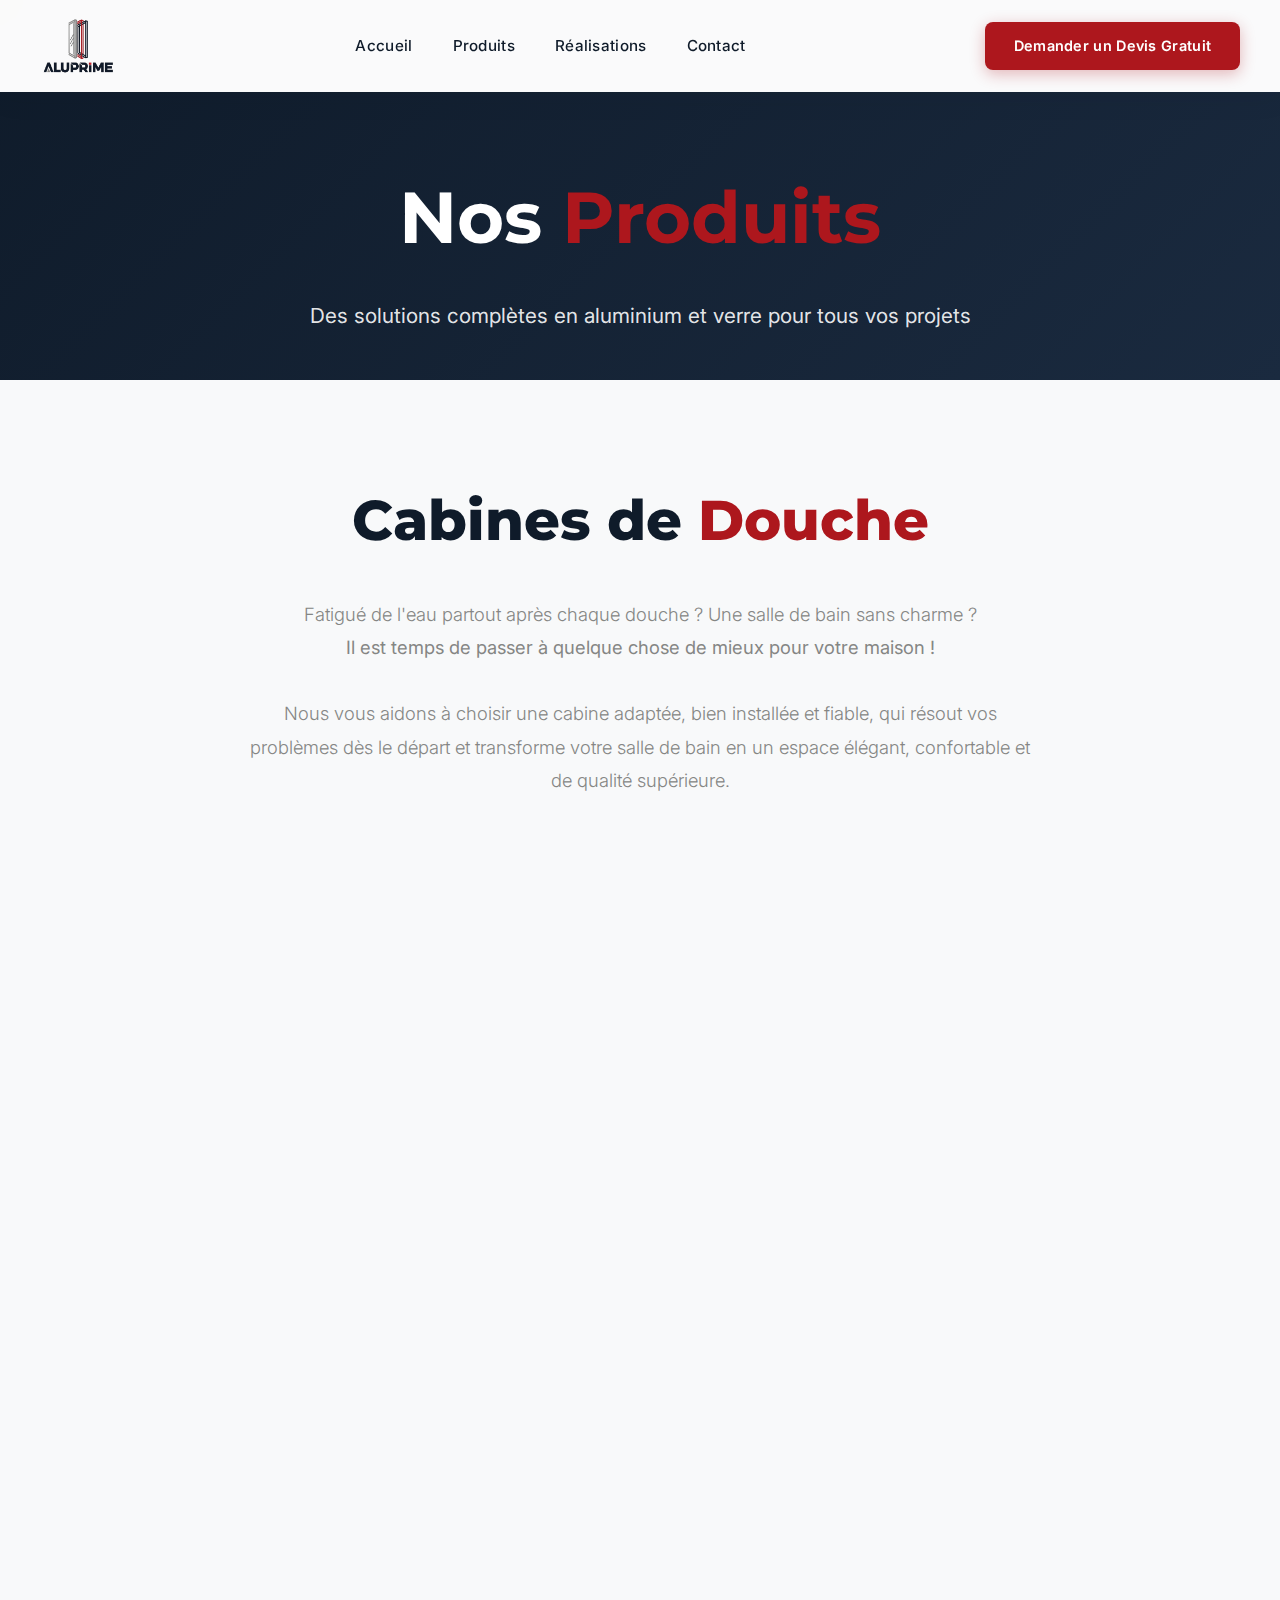
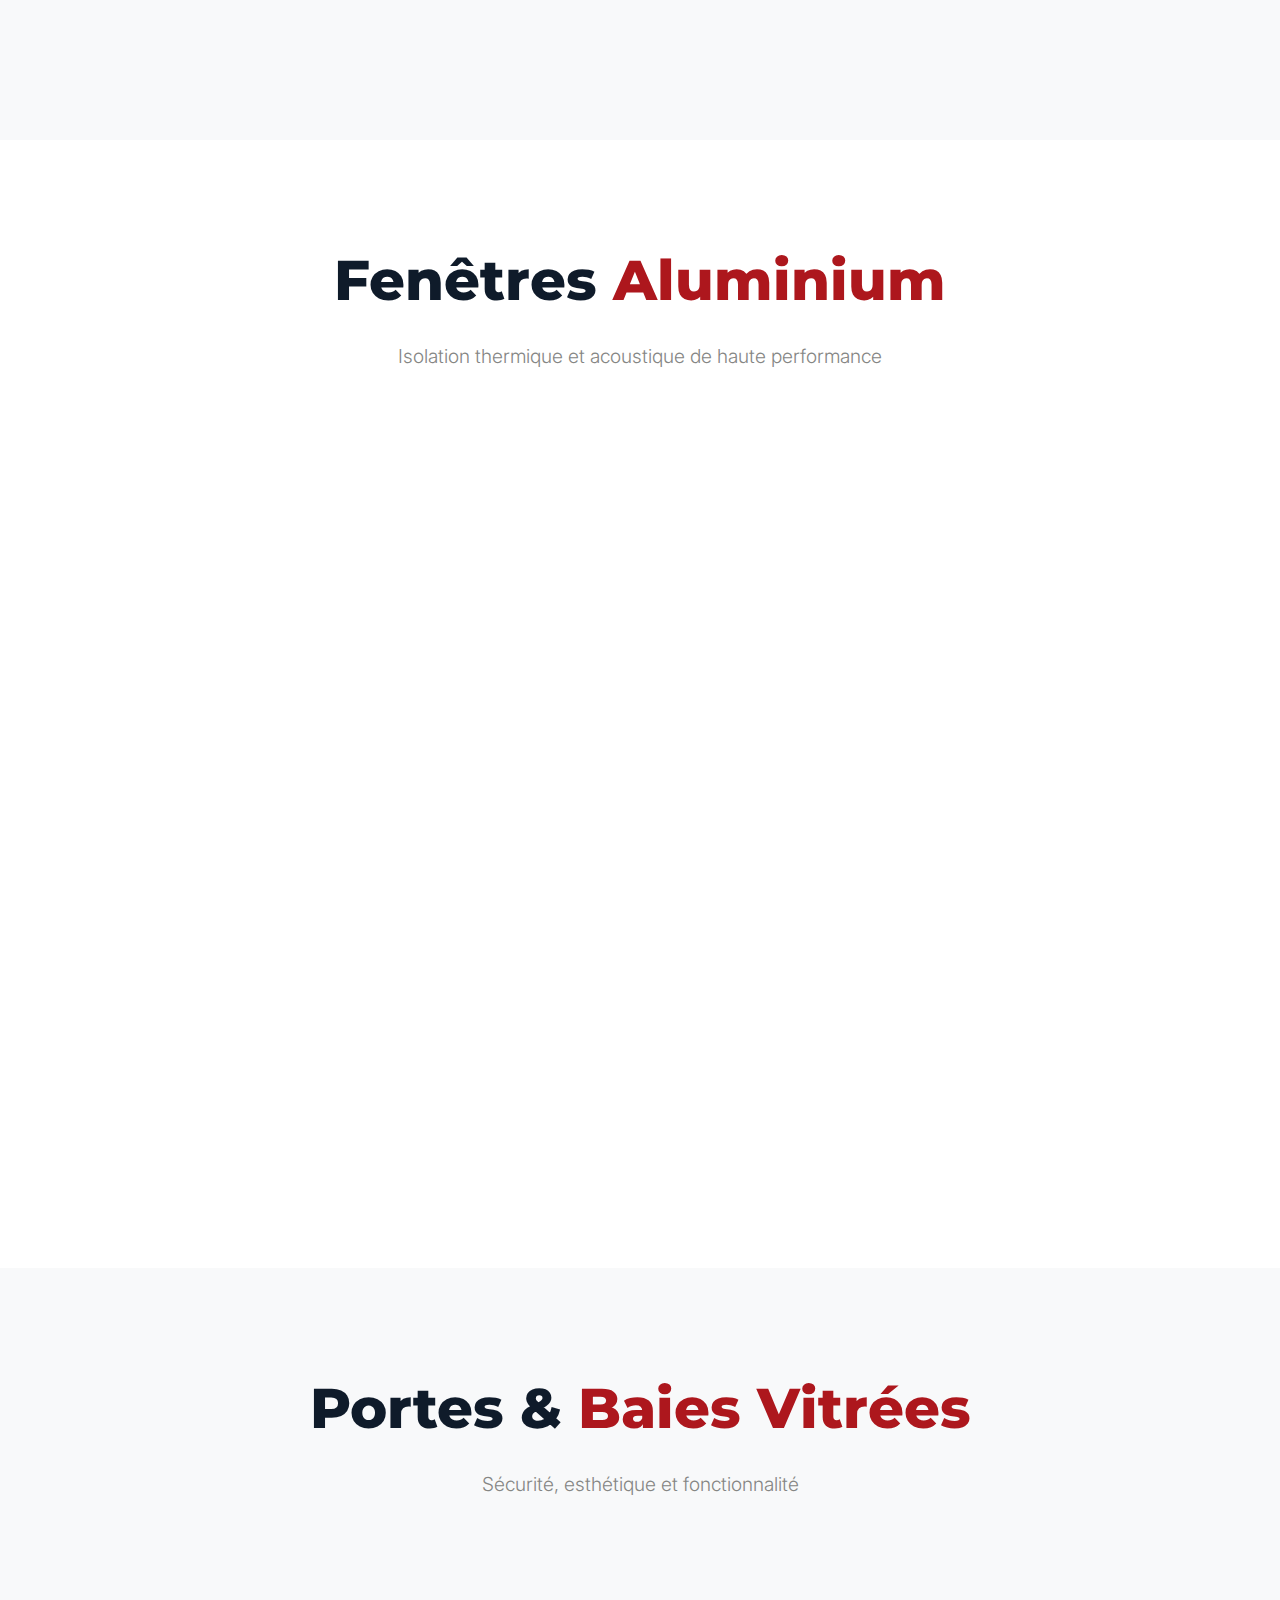
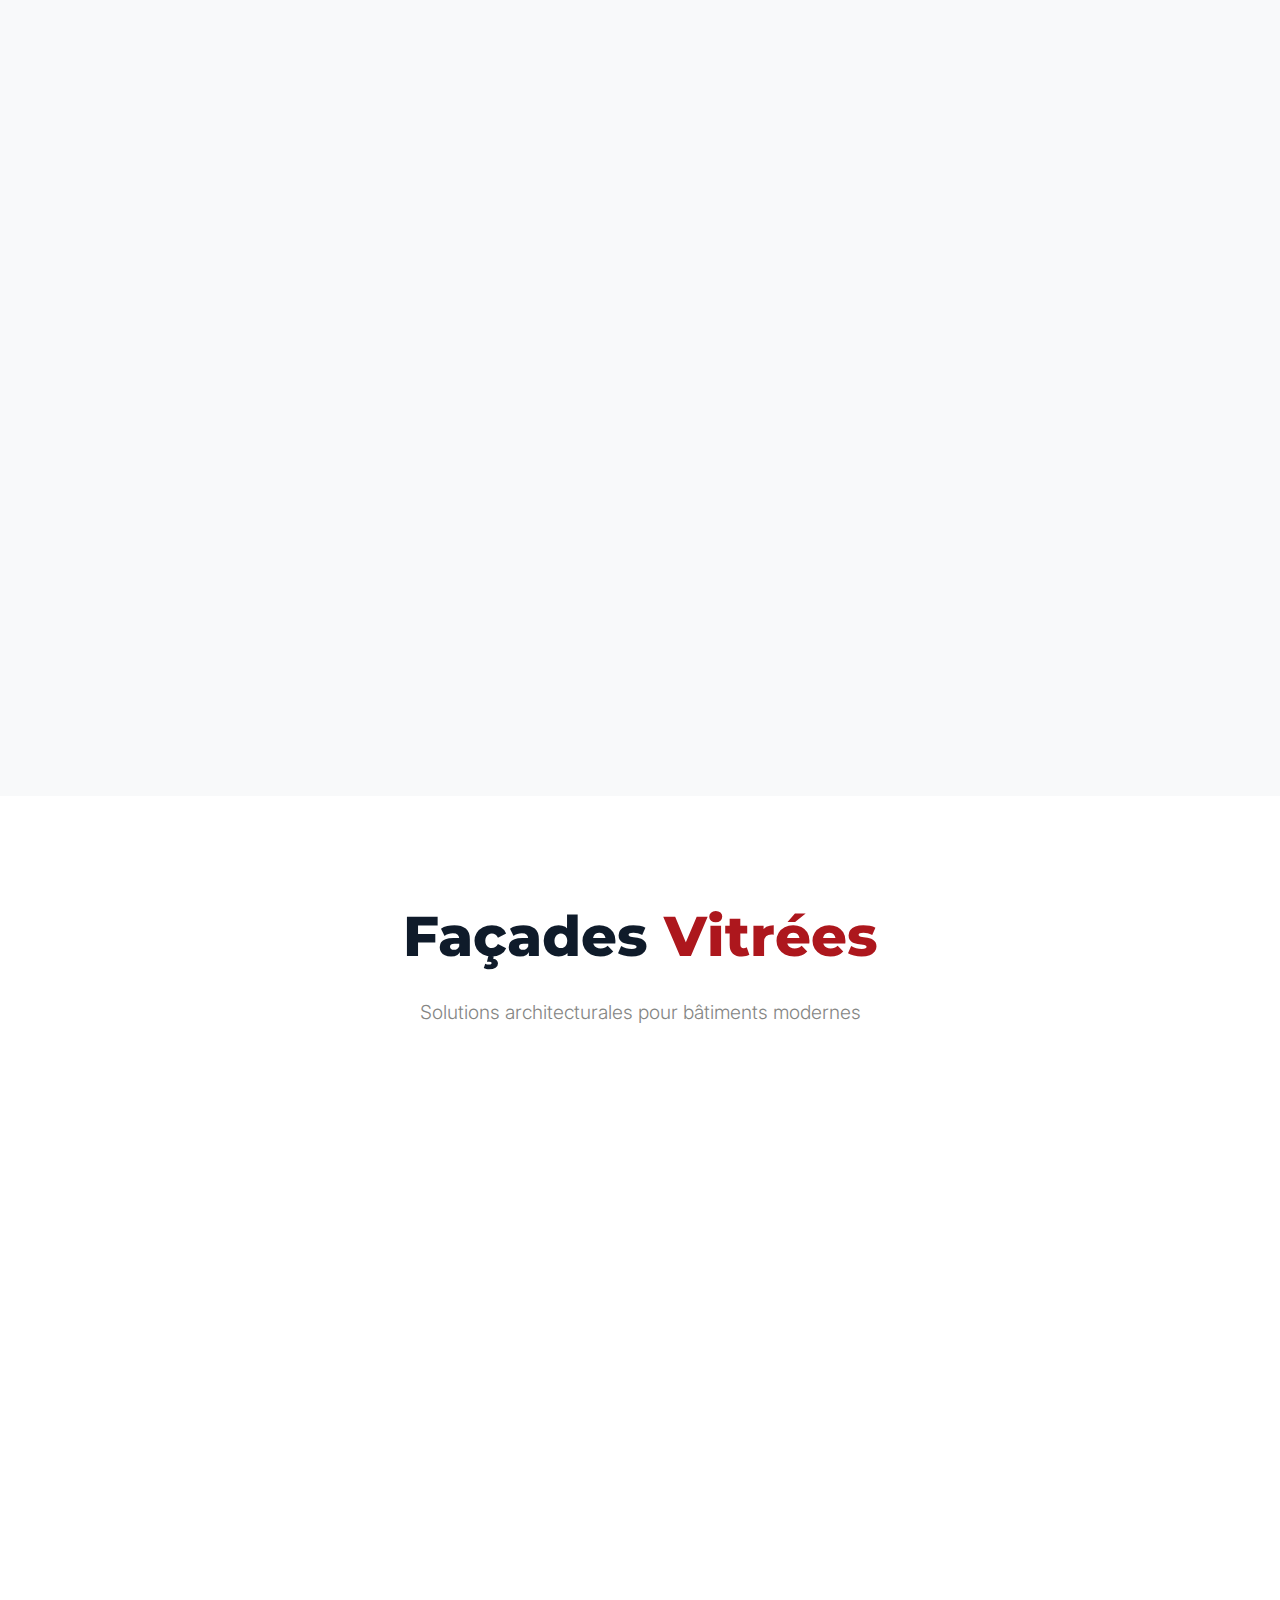
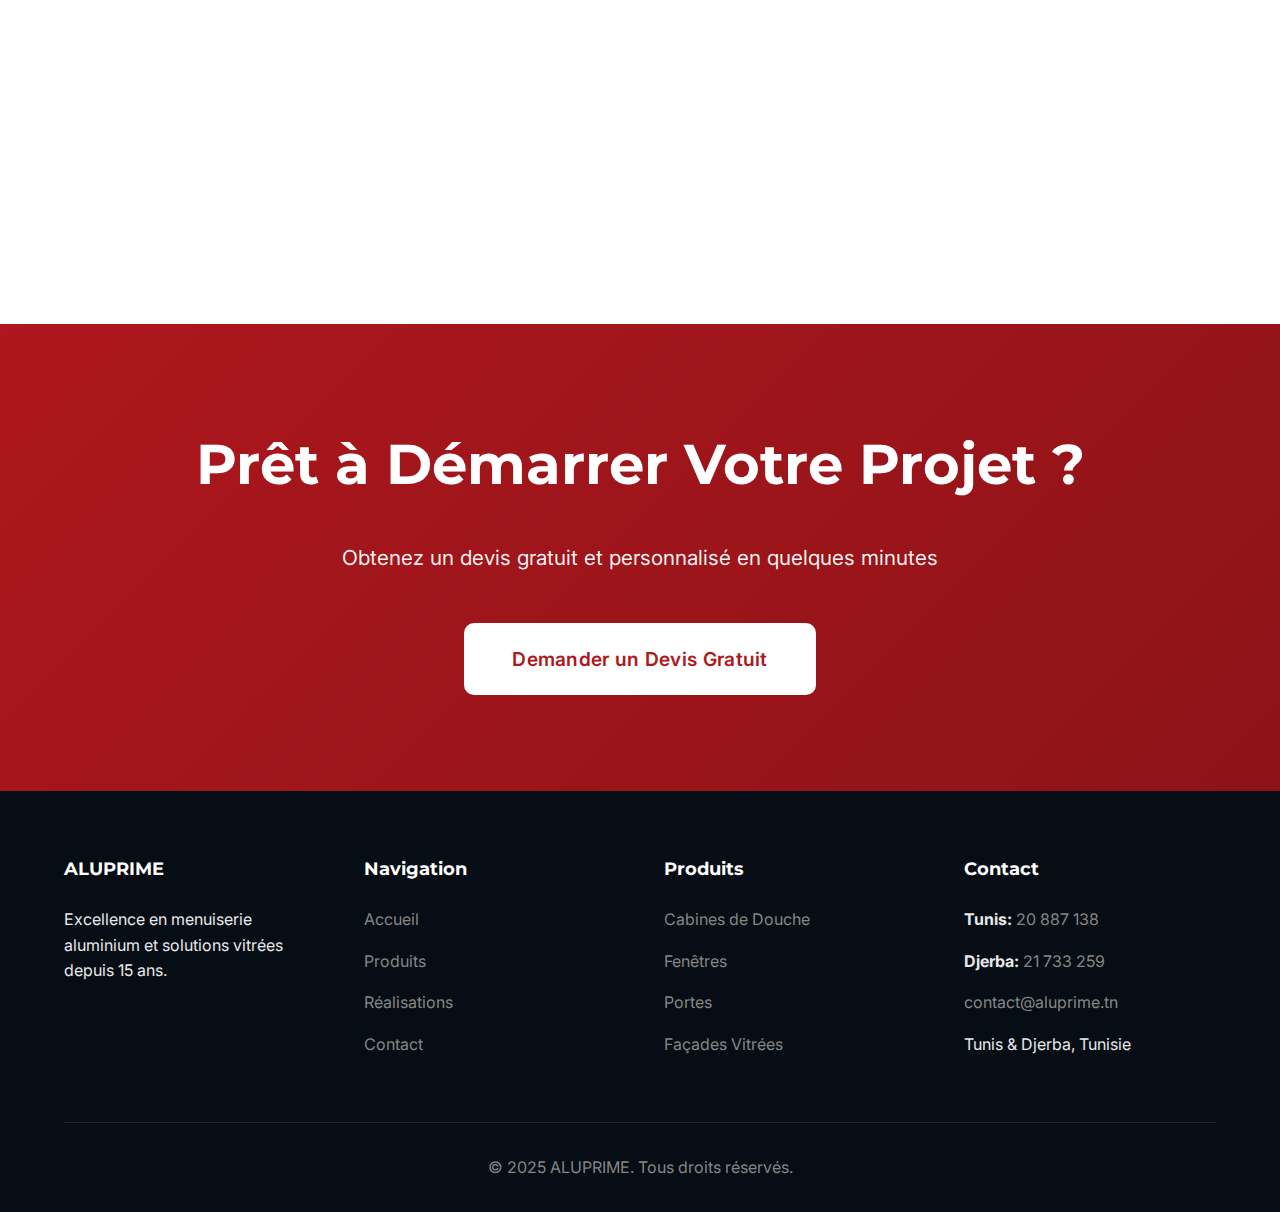
<file: produits.html>
<!DOCTYPE html>
<html lang="fr">
  <head>
    <meta charset="UTF-8" />
    <meta name="viewport" content="width=device-width, initial-scale=1.0" />
    <title>Nos Produits - ALUPRIME</title>
    <link
      href="https://fonts.googleapis.com/css2?family=Montserrat:wght@400;600;700;800&family=Inter:wght@300;400;500;600&display=swap"
      rel="stylesheet"
    />
    <link
      rel="stylesheet"
      href="https://cdnjs.cloudflare.com/ajax/libs/font-awesome/6.5.1/css/all.min.css"
      integrity="sha512-DTOQO9RWCH3ppGqcWaEA1BIZOC6xxalwEsw9c2QQeAIftl+Vegovlnee1c9QX4TctnWMn13TZye+giMm8e2LwA=="
      crossorigin="anonymous"
      referrerpolicy="no-referrer"
    />
    <link rel="icon" type="image/png" href="img/_logo.png" />
    <link rel="stylesheet" href="css/style.css" />
  </head>
  <body>
    <!-- Header -->
    <header id="header" class="scrolled">
      <div class="header-container">
        <div class="logo-container">
          <a href="index.html">
            <img src="img/_logo.png" alt="ALUPRIME Logo" class="logo-img" />
          </a>
        </div>
        <nav id="desktopNav">
          <a href="index.html">Accueil</a>
          <a href="produits.html">Produits</a>
          <a href="realisations.html">Réalisations</a>
          <a href="contact.html">Contact</a>
          <a href="devis.html" class="nav-devis-btn">Demander un Devis</a>
        </nav>
        <a href="devis.html" class="btn btn-primary btn-header-devis"
          >Demander un Devis Gratuit</a
        >
        <button class="mobile-menu-btn" id="mobileMenuBtn">
          <i class="fas fa-bars"></i>
        </button>
      </div>
    </header>

    <!-- Hero Section -->
    <section
      style="
        padding-top: 10rem;
        padding-bottom: 3rem;
        background: linear-gradient(135deg, var(--navy) 0%, #1a2a3f 100%);
        color: white;
        text-align: center;
      "
    >
      <div class="container">
        <h1
          style="
            color: white;
            font-size: clamp(3rem, 6vw, 4.5rem);
            margin-bottom: 1.5rem;
          "
        >
          Nos <span style="color: var(--red)">Produits</span>
        </h1>
        <p
          style="
            font-size: 1.3rem;
            max-width: 700px;
            margin: 0 auto;
            color: rgba(255, 255, 255, 0.9);
          "
        >
          Des solutions complètes en aluminium et verre pour tous vos projets
        </p>
      </div>
    </section>

    <!-- Cabines de Douche Section -->
    <section id="cabines" style="background: var(--off-white)">
      <div class="container">
        <div class="section-header">
          <h2>Cabines de <span class="accent">Douche</span></h2>
          <p
            style="
              max-width: 800px;
              line-height: 1.8;
              font-size: 1.15rem;
              margin-top: 2rem;
            "
          >
            Fatigué de l'eau partout après chaque douche ? Une salle de bain
            sans charme ?<br />
            <strong
              >Il est temps de passer à quelque chose de mieux pour votre maison
              !</strong
            ><br /><br />
            Nous vous aidons à choisir une cabine adaptée, bien installée et
            fiable, qui résout vos problèmes dès le départ et transforme votre
            salle de bain en un espace élégant, confortable et de qualité
            supérieure.
          </p>
        </div>

        <div class="products-grid">
          <div class="product-card">
            <div class="icon"><i class="fas fa-shower"></i></div>
            <h3>Cabine Standard</h3>
            <div class="price">À partir de 380 DT</div>
            <ul>
              <li>Verre sécurit 6mm</li>
              <li>Profilés aluminium</li>
              <li>Porte coulissante</li>
              <li>Étanchéité garantie</li>
              <li>Installation incluse</li>
              <li>Dimensions standard</li>
            </ul>
            <a href="devis.html" class="btn btn-primary">Commander</a>
          </div>

          <div class="product-card">
            <div class="icon"><i class="fas fa-star"></i></div>
            <h3>Cabine Premium</h3>
            <div class="price">À partir de 550 DT</div>
            <ul>
              <li>Verre trempé 8mm</li>
              <li>Profilés renforcés</li>
              <li>Design moderne</li>
              <li>Anti-calcaire</li>
              <li>Garantie 5 ans</li>
              <li>Service après-vente</li>
            </ul>
            <a href="devis.html" class="btn btn-primary">Commander</a>
          </div>

          <div class="product-card">
            <div class="icon"><i class="fas fa-gem"></i></div>
            <h3>Cabine Sur Mesure</h3>
            <div class="price">Devis personnalisé</div>
            <ul>
              <li>Dimensions adaptées</li>
              <li>Design exclusif</li>
              <li>Finitions luxe</li>
              <li>Conseil expert</li>
              <li>Garantie étendue</li>
              <li>Projet clé en main</li>
            </ul>
            <a href="devis.html" class="btn btn-primary">Demander un Devis</a>
          </div>
        </div>
      </div>
    </section>

    <!-- Fenêtres Section -->
    <section id="fenetres">
      <div class="container">
        <div class="section-header">
          <h2>Fenêtres <span class="accent">Aluminium</span></h2>
          <p>Isolation thermique et acoustique de haute performance</p>
        </div>

        <div class="products-grid">
          <div class="product-card">
            <div class="icon"><i class="fas fa-window-maximize"></i></div>
            <h3>Fenêtre Fixe</h3>
            <div class="price">À partir de 180 DT/m²</div>
            <ul>
              <li>Double vitrage 4/16/4</li>
              <li>Profilés aluminium</li>
              <li>Isolation thermique</li>
              <li>Étanchéité totale</li>
              <li>Garantie 10 ans</li>
            </ul>
            <a href="devis.html" class="btn btn-primary">En savoir plus</a>
          </div>

          <div class="product-card">
            <div class="icon"><i class="fas fa-sync-alt"></i></div>
            <h3>Fenêtre Ouvrant</h3>
            <div class="price">À partir de 220 DT/m²</div>
            <ul>
              <li>Oscillo-battant</li>
              <li>Double ou triple vitrage</li>
              <li>Quincaillerie premium</li>
              <li>Ventilation optimale</li>
              <li>Sécurité renforcée</li>
            </ul>
            <a href="devis.html" class="btn btn-primary">En savoir plus</a>
          </div>

          <div class="product-card">
            <div class="icon"><i class="fas fa-arrows-alt-h"></i></div>
            <h3>Fenêtre Coulissante</h3>
            <div class="price">À partir de 250 DT/m²</div>
            <ul>
              <li>Système à galandage</li>
              <li>Gain d'espace</li>
              <li>Ouverture fluide</li>
              <li>Design moderne</li>
              <li>Sur mesure</li>
            </ul>
            <a href="devis.html" class="btn btn-primary">En savoir plus</a>
          </div>
        </div>
      </div>
    </section>

    <!-- Portes Section -->
    <section id="portes" style="background: var(--off-white)">
      <div class="container">
        <div class="section-header">
          <h2>Portes & <span class="accent">Baies Vitrées</span></h2>
          <p>Sécurité, esthétique et fonctionnalité</p>
        </div>

        <div class="products-grid">
          <div class="product-card">
            <div class="icon"><i class="fas fa-door-open"></i></div>
            <h3>Porte d'Entrée</h3>
            <div class="price">À partir de 350 DT/m²</div>
            <ul>
              <li>Sécurité maximale</li>
              <li>Serrure multipoints</li>
              <li>Isolation renforcée</li>
              <li>Design personnalisé</li>
              <li>Finitions variées</li>
            </ul>
            <a href="devis.html" class="btn btn-primary">En savoir plus</a>
          </div>

          <div class="product-card">
            <div class="icon"><i class="fas fa-images"></i></div>
            <h3>Baie Vitrée</h3>
            <div class="price">À partir de 280 DT/m²</div>
            <ul>
              <li>Coulissante ou pliante</li>
              <li>Grandes dimensions</li>
              <li>Vitrage performant</li>
              <li>Luminosité maximale</li>
              <li>Installation pro</li>
            </ul>
            <a href="devis.html" class="btn btn-primary">En savoir plus</a>
          </div>

          <div class="product-card">
            <div class="icon"><i class="fas fa-door-closed"></i></div>
            <h3>Porte Intérieure</h3>
            <div class="price">À partir de 200 DT/m²</div>
            <ul>
              <li>Vitrée ou pleine</li>
              <li>Battante ou coulissante</li>
              <li>Design contemporain</li>
              <li>Finitions sur mesure</li>
              <li>Pose rapide</li>
            </ul>
            <a href="devis.html" class="btn btn-primary">En savoir plus</a>
          </div>
        </div>
      </div>
    </section>

    <!-- Façades Section -->
    <section id="facades">
      <div class="container">
        <div class="section-header">
          <h2>Façades <span class="accent">Vitrées</span></h2>
          <p>Solutions architecturales pour bâtiments modernes</p>
        </div>

        <div class="products-grid">
          <div class="product-card">
            <div class="icon"><i class="fas fa-building"></i></div>
            <h3>Mur Rideau</h3>
            <div class="price">À partir de 320 DT/m²</div>
            <ul>
              <li>Structure aluminium</li>
              <li>Vitrage haute performance</li>
              <li>Étanchéité totale</li>
              <li>Design architectural</li>
              <li>Projet clé en main</li>
            </ul>
            <a href="devis.html" class="btn btn-primary">En savoir plus</a>
          </div>

          <div class="product-card">
            <div class="icon"><i class="fas fa-city"></i></div>
            <h3>Façade Semi-Vitrée</h3>
            <div class="price">À partir de 280 DT/m²</div>
            <ul>
              <li>Panneaux mixtes</li>
              <li>Isolation thermique</li>
              <li>Résistance optimale</li>
              <li>Finitions variées</li>
              <li>Bureau d'études</li>
            </ul>
            <a href="devis.html" class="btn btn-primary">En savoir plus</a>
          </div>

          <div class="product-card">
            <div class="icon"><i class="fas fa-home"></i></div>
            <h3>Véranda & Pergola</h3>
            <div class="price">À partir de 400 DT/m²</div>
            <ul>
              <li>Structure aluminium</li>
              <li>Toiture vitrée/polycarbonate</li>
              <li>Extension maison</li>
              <li>Protection UV</li>
              <li>Étanche & durable</li>
            </ul>
            <a href="devis.html" class="btn btn-primary">En savoir plus</a>
          </div>
        </div>
      </div>
    </section>

    <!-- CTA Section -->
    <section
      style="
        background: linear-gradient(135deg, var(--red) 0%, #8d1318 100%);
        color: white;
        text-align: center;
      "
    >
      <div class="container">
        <h2
          style="
            color: white;
            font-size: clamp(2.5rem, 5vw, 3.5rem);
            margin-bottom: 2rem;
          "
        >
          Prêt à Démarrer Votre Projet ?
        </h2>
        <p
          style="
            font-size: 1.3rem;
            margin-bottom: 3rem;
            color: rgba(255, 255, 255, 0.95);
          "
        >
          Obtenez un devis gratuit et personnalisé en quelques minutes
        </p>
        <a
          href="devis.html"
          class="btn btn-large"
          style="
            background: white;
            color: var(--red);
            font-size: 1.2rem;
            padding: 1.3rem 3rem;
          "
        >
          Demander un Devis Gratuit
        </a>
      </div>
    </section>

    <!-- Footer -->
    <footer>
      <div class="container">
        <div class="footer-grid">
          <div class="footer-col">
            <h4>ALUPRIME</h4>
            <p>
              Excellence en menuiserie aluminium et solutions vitrées depuis 15
              ans.
            </p>
          </div>

          <div class="footer-col">
            <h4>Navigation</h4>
            <ul>
              <li><a href="index.html">Accueil</a></li>
              <li><a href="produits.html">Produits</a></li>
              <li><a href="realisations.html">Réalisations</a></li>
              <li><a href="contact.html">Contact</a></li>
            </ul>
          </div>

          <div class="footer-col">
            <h4>Produits</h4>
            <ul>
              <li><a href="#cabines">Cabines de Douche</a></li>
              <li><a href="#fenetres">Fenêtres</a></li>
              <li><a href="#portes">Portes</a></li>
              <li><a href="#facades">Façades Vitrées</a></li>
            </ul>
          </div>

          <div class="footer-col">
            <h4>Contact</h4>
            <ul>
              <li>
                <strong>Tunis:</strong>
                <a href="tel:+21620887138">20 887 138</a>
              </li>
              <li>
                <strong>Djerba:</strong>
                <a href="tel:+21621733259">21 733 259</a>
              </li>
              <li>
                <a href="mailto:contact@aluprime.tn">contact@aluprime.tn</a>
              </li>
              <li>Tunis & Djerba, Tunisie</li>
            </ul>
          </div>
        </div>

        <div class="footer-bottom">
          <p>© 2025 ALUPRIME. Tous droits réservés.</p>
        </div>
      </div>
    </footer>

    <script src="js/script.js"></script>
  </body>
</html>
</file>
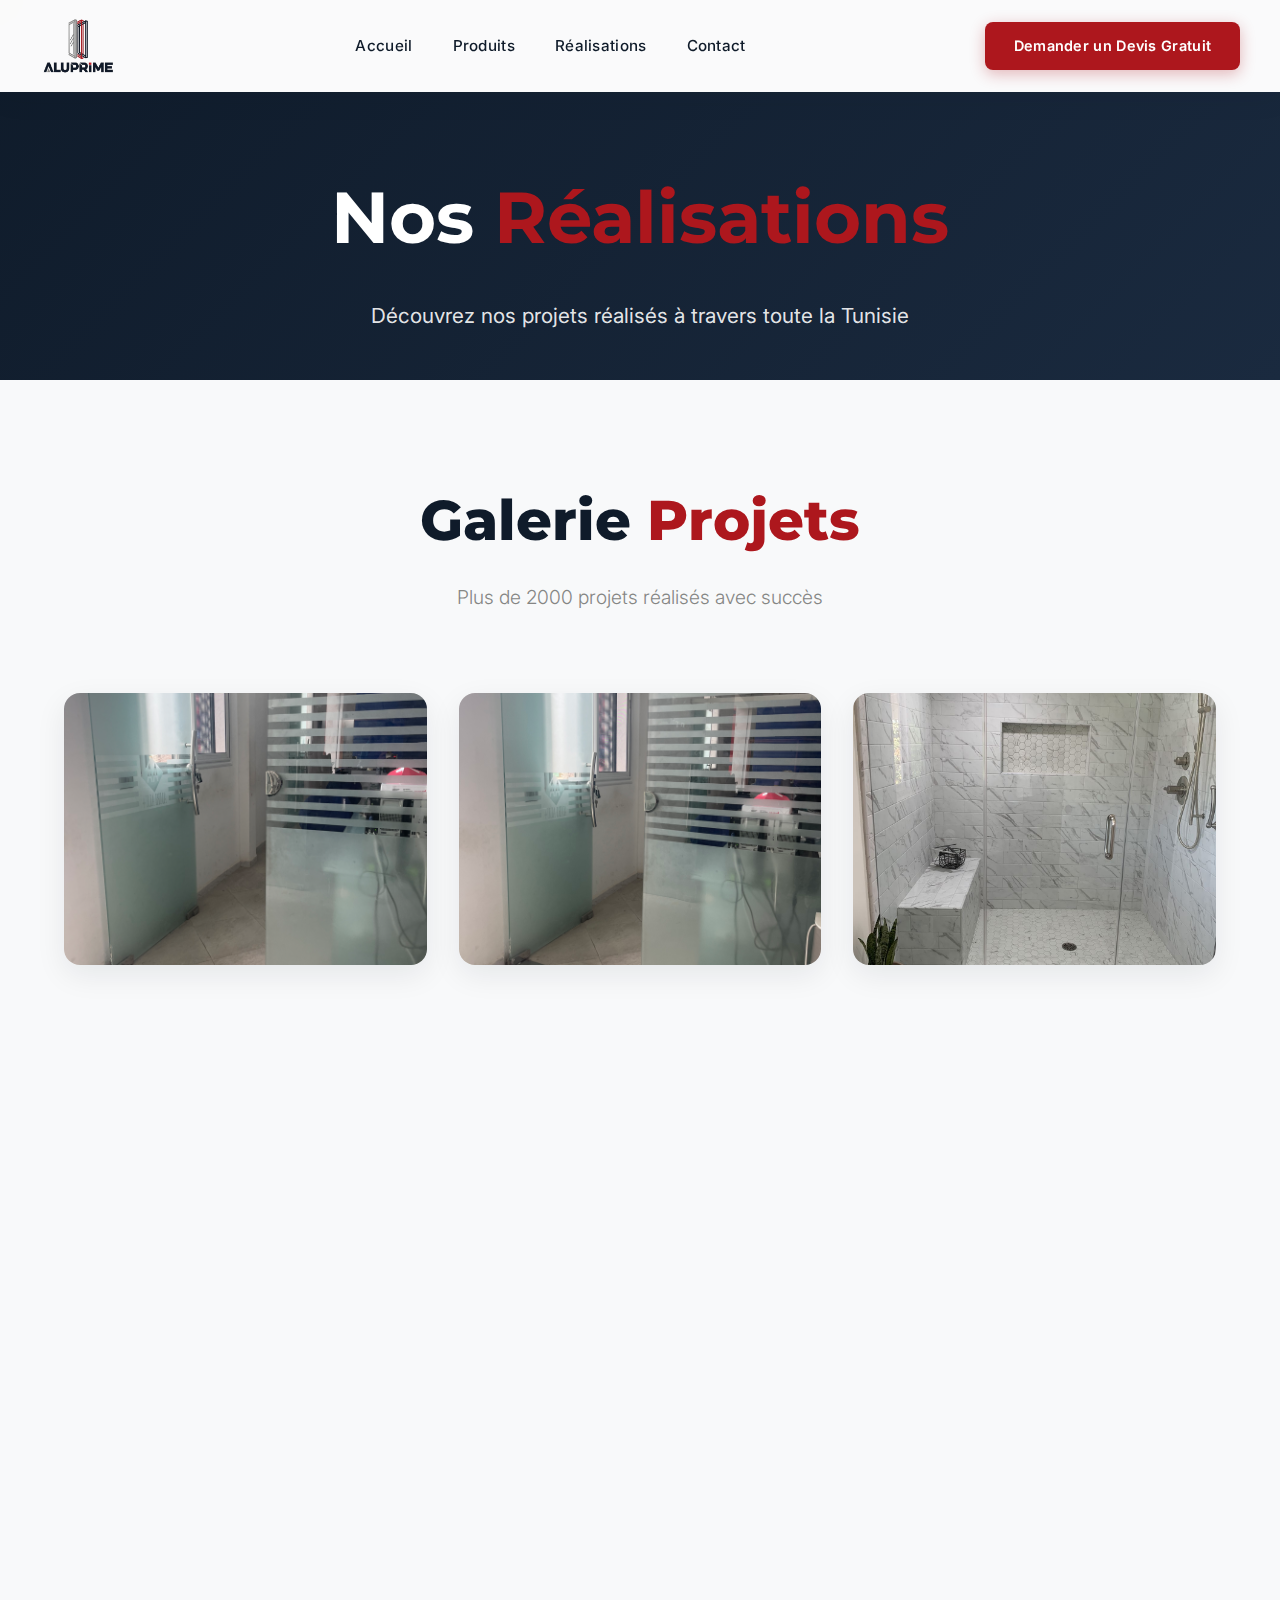
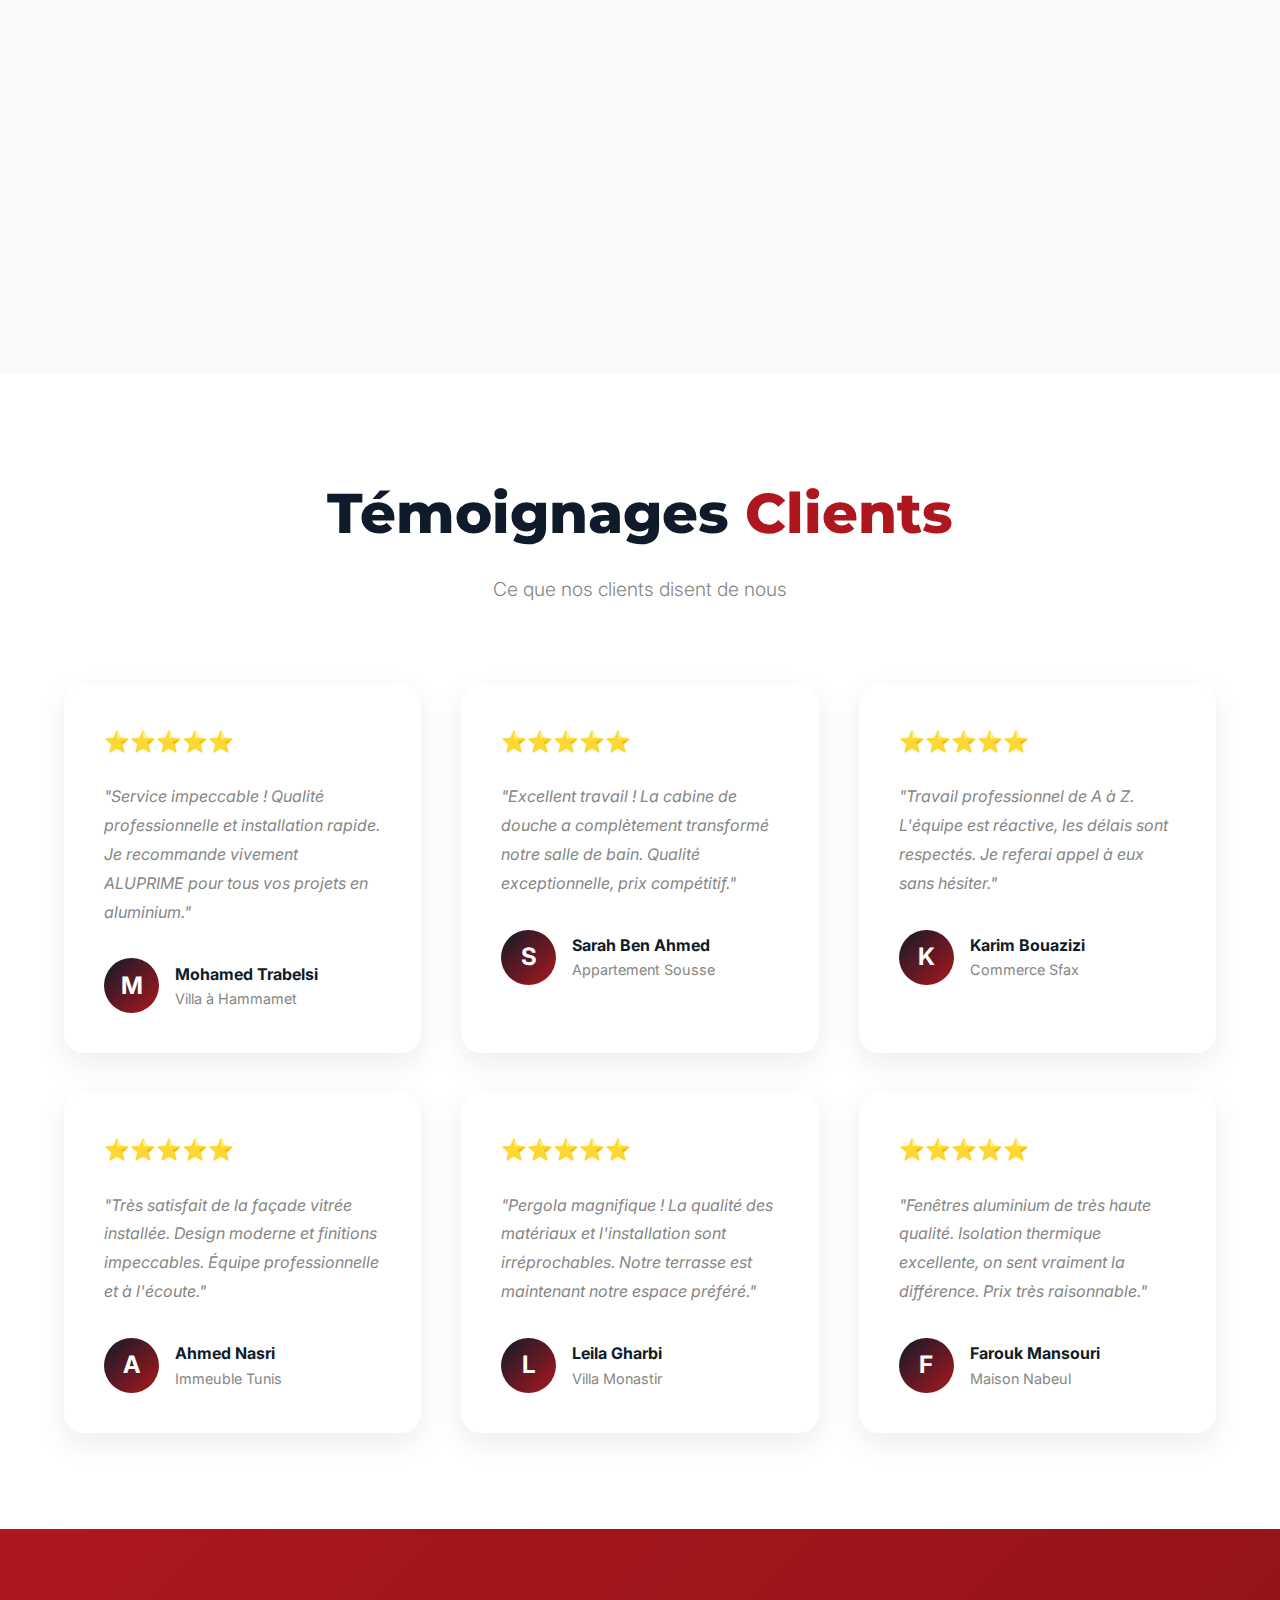
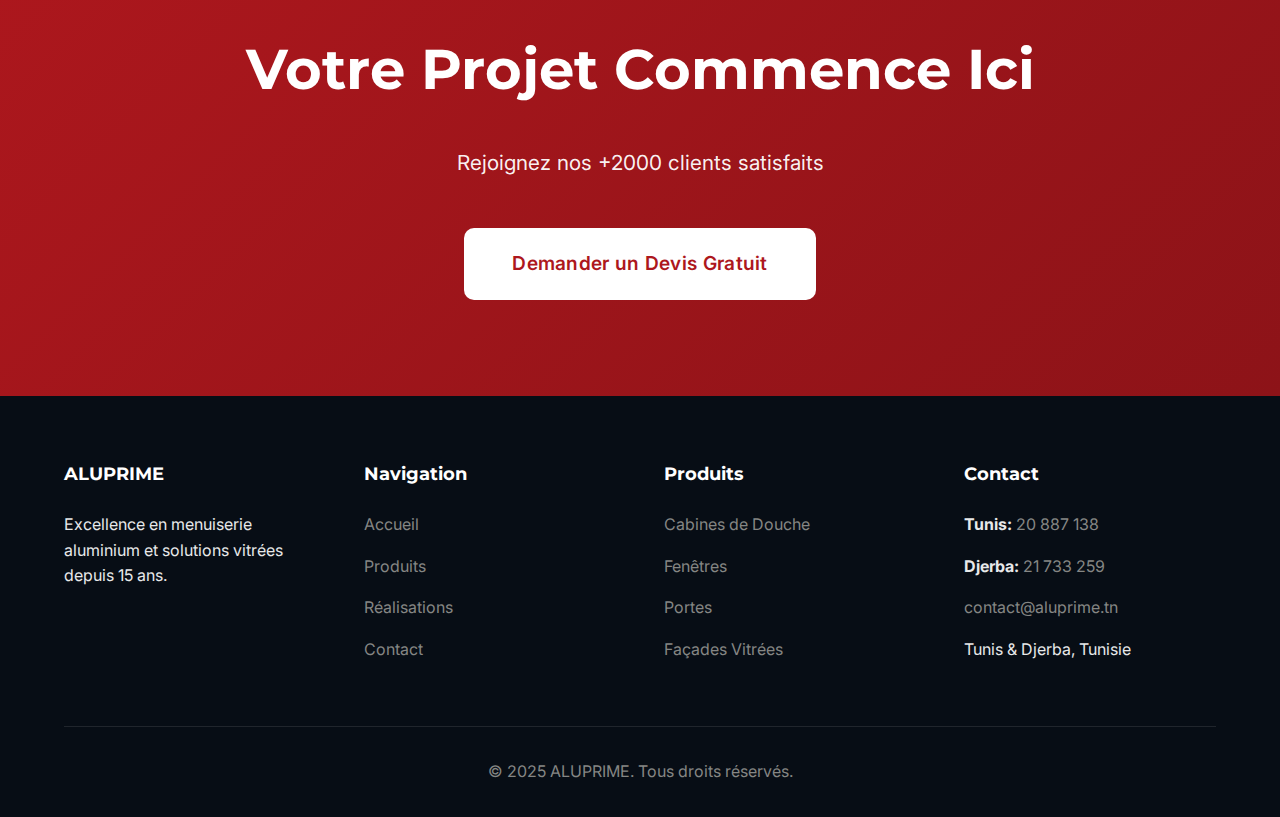
<file: realisations.html>
<!DOCTYPE html>
<html lang="fr">
  <head>
    <meta charset="UTF-8" />
    <meta name="viewport" content="width=device-width, initial-scale=1.0" />
    <title>Nos Réalisations - ALUPRIME</title>
    <link
      href="https://fonts.googleapis.com/css2?family=Montserrat:wght@400;600;700;800&family=Inter:wght@300;400;500;600&display=swap"
      rel="stylesheet"
    />
    <link
      rel="stylesheet"
      href="https://cdnjs.cloudflare.com/ajax/libs/font-awesome/6.5.1/css/all.min.css"
      integrity="sha512-DTOQO9RWCH3ppGqcWaEA1BIZOC6xxalwEsw9c2QQeAIftl+Vegovlnee1c9QX4TctnWMn13TZye+giMm8e2LwA=="
      crossorigin="anonymous"
      referrerpolicy="no-referrer"
    />
    <link rel="icon" type="image/png" href="img/_logo.png" />
    <link rel="stylesheet" href="css/style.css" />
  </head>
  <body>
    <!-- Header -->
    <header id="header" class="scrolled">
      <div class="header-container">
        <div class="logo-container">
          <a href="index.html">
            <img src="img/_logo.png" alt="ALUPRIME Logo" class="logo-img" />
          </a>
        </div>
        <nav id="desktopNav">
          <a href="index.html">Accueil</a>
          <a href="produits.html">Produits</a>
          <a href="realisations.html">Réalisations</a>
          <a href="contact.html">Contact</a>
          <a href="devis.html" class="nav-devis-btn">Demander un Devis</a>
        </nav>
        <a href="devis.html" class="btn btn-primary btn-header-devis"
          >Demander un Devis Gratuit</a
        >
        <button class="mobile-menu-btn" id="mobileMenuBtn">
          <i class="fas fa-bars"></i>
        </button>
      </div>
    </header>

    <!-- Hero Section -->
    <section
      style="
        padding-top: 10rem;
        padding-bottom: 3rem;
        background: linear-gradient(135deg, var(--navy) 0%, #1a2a3f 100%);
        color: white;
        text-align: center;
      "
    >
      <div class="container">
        <h1
          style="
            color: white;
            font-size: clamp(3rem, 6vw, 4.5rem);
            margin-bottom: 1.5rem;
          "
        >
          Nos <span style="color: var(--red)">Réalisations</span>
        </h1>
        <p
          style="
            font-size: 1.3rem;
            max-width: 700px;
            margin: 0 auto;
            color: rgba(255, 255, 255, 0.9);
          "
        >
          Découvrez nos projets réalisés à travers toute la Tunisie
        </p>
      </div>
    </section>

    <!-- Gallery Section -->
    <section style="background: var(--off-white)">
      <div class="container">
        <div class="section-header">
          <h2>Galerie <span class="accent">Projets</span></h2>
          <p>Plus de 2000 projets réalisés avec succès</p>
        </div>

        <div class="gallery-grid">
          <div class="gallery-item">
            <img src="img/IMG_1070.jpg" alt="Installation fenêtre aluminium" />
            <div class="overlay">
              <h4>Fenêtres Résidentielles</h4>
              <p>Villa - Tunis • 12 fenêtres aluminium</p>
            </div>
          </div>

          <div class="gallery-item">
            <img src="img/IMG_1071.jpg" alt="Porte entrée aluminium" />
            <div class="overlay">
              <h4>Porte d'Entrée Design</h4>
              <p>Résidence - Sousse • Sécurité renforcée</p>
            </div>
          </div>

          <div class="gallery-item">
            <img src="img/IMG_1202.JPG" alt="Cabine douche moderne" />
            <div class="overlay">
              <h4>Cabine de Douche Premium</h4>
              <p>Appartement - Hammamet • Verre sécurit 8mm</p>
            </div>
          </div>

          <div class="gallery-item">
            <img src="img/IMG_1203.JPG" alt="Baie vitrée coulissante" />
            <div class="overlay">
              <h4>Baie Vitrée Coulissante</h4>
              <p>Villa luxe - La Marsa • Système galandage</p>
            </div>
          </div>

          <div class="gallery-item">
            <img src="img/IMG_1206.JPG" alt="Façade vitrée immeuble" />
            <div class="overlay">
              <h4>Façade Vitrée Commerciale</h4>
              <p>Immeuble - Sfax • Mur rideau aluminium</p>
            </div>
          </div>

          <div class="gallery-item">
            <img src="img/IMG_1208.JPG" alt="Pergola aluminium" />
            <div class="overlay">
              <h4>Pergola Aluminium</h4>
              <p>Terrasse - Monastir • Toiture polycarbonate</p>
            </div>
          </div>

          <div class="gallery-item">
            <img src="img/IMG_1210.JPG" alt="Garde-corps verre" />
            <div class="overlay">
              <h4>Garde-Corps Design</h4>
              <p>Balcon - Bizerte • Verre trempé</p>
            </div>
          </div>

          <div class="gallery-item">
            <img src="img/IMG_1218.JPG" alt="Installation menuiserie" />
            <div class="overlay">
              <h4>Menuiserie Complète</h4>
              <p>Rénovation - Nabeul • Projet clé en main</p>
            </div>
          </div>

          <div class="gallery-item">
            <img src="img/IMG_1219.JPG" alt="Fenêtres moderne" />
            <div class="overlay">
              <h4>Fenêtres Modernes</h4>
              <p>Bureau - Tunis • Double vitrage isolant</p>
            </div>
          </div>

          <div class="gallery-item">
            <img src="img/IMG_1220.JPG" alt="Salle bain aluminium" />
            <div class="overlay">
              <h4>Rénovation Salle de Bain</h4>
              <p>Appartement - Ariana • Cabine + miroirs</p>
            </div>
          </div>

          <div class="gallery-item">
            <img src="img/IMG_1222.JPG" alt="Vitrine commerciale" />
            <div class="overlay">
              <h4>Vitrine Commerciale</h4>
              <p>Magasin - Centre-ville • Verre sécurisé</p>
            </div>
          </div>

          <div class="gallery-item">
            <img
              src="img/493570ba-f1e6-4f07-8690-f2bca0bdf534.JPG"
              alt="Projet aluminium"
            />
            <div class="overlay">
              <h4>Projet Sur Mesure</h4>
              <p>Résidence - Mahdia • Design personnalisé</p>
            </div>
          </div>
        </div>
      </div>
    </section>

    <!-- Testimonials Section -->
    <section id="testimonials">
      <div class="container">
        <div class="section-header">
          <h2>Témoignages <span class="accent">Clients</span></h2>
          <p>Ce que nos clients disent de nous</p>
        </div>

        <div
          style="
            display: grid;
            grid-template-columns: repeat(auto-fit, minmax(320px, 1fr));
            gap: 2.5rem;
          "
        >
          <div
            style="
              background: white;
              padding: 2.5rem;
              border-radius: 20px;
              box-shadow: 0 10px 30px rgba(15, 27, 42, 0.08);
            "
          >
            <div
              style="color: #fbbf24; margin-bottom: 1.5rem; font-size: 1.3rem"
            >
              ⭐⭐⭐⭐⭐
            </div>
            <p
              style="
                font-style: italic;
                color: var(--gray);
                margin-bottom: 2rem;
                line-height: 1.8;
              "
            >
              "Service impeccable ! Qualité professionnelle et installation
              rapide. Je recommande vivement ALUPRIME pour tous vos projets en
              aluminium."
            </p>
            <div style="display: flex; align-items: center; gap: 1rem">
              <div
                style="
                  width: 55px;
                  height: 55px;
                  border-radius: 50%;
                  background: linear-gradient(135deg, var(--navy), var(--red));
                  display: flex;
                  align-items: center;
                  justify-content: center;
                  color: white;
                  font-weight: 700;
                  font-size: 1.5rem;
                "
              >
                M
              </div>
              <div>
                <div style="font-weight: 700; color: var(--navy)">
                  Mohamed Trabelsi
                </div>
                <div style="font-size: 0.9rem; color: var(--gray)">
                  Villa à Hammamet
                </div>
              </div>
            </div>
          </div>

          <div
            style="
              background: white;
              padding: 2.5rem;
              border-radius: 20px;
              box-shadow: 0 10px 30px rgba(15, 27, 42, 0.08);
            "
          >
            <div
              style="color: #fbbf24; margin-bottom: 1.5rem; font-size: 1.3rem"
            >
              ⭐⭐⭐⭐⭐
            </div>
            <p
              style="
                font-style: italic;
                color: var(--gray);
                margin-bottom: 2rem;
                line-height: 1.8;
              "
            >
              "Excellent travail ! La cabine de douche a complètement transformé
              notre salle de bain. Qualité exceptionnelle, prix compétitif."
            </p>
            <div style="display: flex; align-items: center; gap: 1rem">
              <div
                style="
                  width: 55px;
                  height: 55px;
                  border-radius: 50%;
                  background: linear-gradient(135deg, var(--navy), var(--red));
                  display: flex;
                  align-items: center;
                  justify-content: center;
                  color: white;
                  font-weight: 700;
                  font-size: 1.5rem;
                "
              >
                S
              </div>
              <div>
                <div style="font-weight: 700; color: var(--navy)">
                  Sarah Ben Ahmed
                </div>
                <div style="font-size: 0.9rem; color: var(--gray)">
                  Appartement Sousse
                </div>
              </div>
            </div>
          </div>

          <div
            style="
              background: white;
              padding: 2.5rem;
              border-radius: 20px;
              box-shadow: 0 10px 30px rgba(15, 27, 42, 0.08);
            "
          >
            <div
              style="color: #fbbf24; margin-bottom: 1.5rem; font-size: 1.3rem"
            >
              ⭐⭐⭐⭐⭐
            </div>
            <p
              style="
                font-style: italic;
                color: var(--gray);
                margin-bottom: 2rem;
                line-height: 1.8;
              "
            >
              "Travail professionnel de A à Z. L'équipe est réactive, les délais
              sont respectés. Je referai appel à eux sans hésiter."
            </p>
            <div style="display: flex; align-items: center; gap: 1rem">
              <div
                style="
                  width: 55px;
                  height: 55px;
                  border-radius: 50%;
                  background: linear-gradient(135deg, var(--navy), var(--red));
                  display: flex;
                  align-items: center;
                  justify-content: center;
                  color: white;
                  font-weight: 700;
                  font-size: 1.5rem;
                "
              >
                K
              </div>
              <div>
                <div style="font-weight: 700; color: var(--navy)">
                  Karim Bouazizi
                </div>
                <div style="font-size: 0.9rem; color: var(--gray)">
                  Commerce Sfax
                </div>
              </div>
            </div>
          </div>

          <div
            style="
              background: white;
              padding: 2.5rem;
              border-radius: 20px;
              box-shadow: 0 10px 30px rgba(15, 27, 42, 0.08);
            "
          >
            <div
              style="color: #fbbf24; margin-bottom: 1.5rem; font-size: 1.3rem"
            >
              ⭐⭐⭐⭐⭐
            </div>
            <p
              style="
                font-style: italic;
                color: var(--gray);
                margin-bottom: 2rem;
                line-height: 1.8;
              "
            >
              "Très satisfait de la façade vitrée installée. Design moderne et
              finitions impeccables. Équipe professionnelle et à l'écoute."
            </p>
            <div style="display: flex; align-items: center; gap: 1rem">
              <div
                style="
                  width: 55px;
                  height: 55px;
                  border-radius: 50%;
                  background: linear-gradient(135deg, var(--navy), var(--red));
                  display: flex;
                  align-items: center;
                  justify-content: center;
                  color: white;
                  font-weight: 700;
                  font-size: 1.5rem;
                "
              >
                A
              </div>
              <div>
                <div style="font-weight: 700; color: var(--navy)">
                  Ahmed Nasri
                </div>
                <div style="font-size: 0.9rem; color: var(--gray)">
                  Immeuble Tunis
                </div>
              </div>
            </div>
          </div>

          <div
            style="
              background: white;
              padding: 2.5rem;
              border-radius: 20px;
              box-shadow: 0 10px 30px rgba(15, 27, 42, 0.08);
            "
          >
            <div
              style="color: #fbbf24; margin-bottom: 1.5rem; font-size: 1.3rem"
            >
              ⭐⭐⭐⭐⭐
            </div>
            <p
              style="
                font-style: italic;
                color: var(--gray);
                margin-bottom: 2rem;
                line-height: 1.8;
              "
            >
              "Pergola magnifique ! La qualité des matériaux et l'installation
              sont irréprochables. Notre terrasse est maintenant notre espace
              préféré."
            </p>
            <div style="display: flex; align-items: center; gap: 1rem">
              <div
                style="
                  width: 55px;
                  height: 55px;
                  border-radius: 50%;
                  background: linear-gradient(135deg, var(--navy), var(--red));
                  display: flex;
                  align-items: center;
                  justify-content: center;
                  color: white;
                  font-weight: 700;
                  font-size: 1.5rem;
                "
              >
                L
              </div>
              <div>
                <div style="font-weight: 700; color: var(--navy)">
                  Leila Gharbi
                </div>
                <div style="font-size: 0.9rem; color: var(--gray)">
                  Villa Monastir
                </div>
              </div>
            </div>
          </div>

          <div
            style="
              background: white;
              padding: 2.5rem;
              border-radius: 20px;
              box-shadow: 0 10px 30px rgba(15, 27, 42, 0.08);
            "
          >
            <div
              style="color: #fbbf24; margin-bottom: 1.5rem; font-size: 1.3rem"
            >
              ⭐⭐⭐⭐⭐
            </div>
            <p
              style="
                font-style: italic;
                color: var(--gray);
                margin-bottom: 2rem;
                line-height: 1.8;
              "
            >
              "Fenêtres aluminium de très haute qualité. Isolation thermique
              excellente, on sent vraiment la différence. Prix très
              raisonnable."
            </p>
            <div style="display: flex; align-items: center; gap: 1rem">
              <div
                style="
                  width: 55px;
                  height: 55px;
                  border-radius: 50%;
                  background: linear-gradient(135deg, var(--navy), var(--red));
                  display: flex;
                  align-items: center;
                  justify-content: center;
                  color: white;
                  font-weight: 700;
                  font-size: 1.5rem;
                "
              >
                F
              </div>
              <div>
                <div style="font-weight: 700; color: var(--navy)">
                  Farouk Mansouri
                </div>
                <div style="font-size: 0.9rem; color: var(--gray)">
                  Maison Nabeul
                </div>
              </div>
            </div>
          </div>
        </div>
      </div>
    </section>

    <!-- CTA Section -->
    <section
      style="
        background: linear-gradient(135deg, var(--red) 0%, #8d1318 100%);
        color: white;
        text-align: center;
      "
    >
      <div class="container">
        <h2
          style="
            color: white;
            font-size: clamp(2.5rem, 5vw, 3.5rem);
            margin-bottom: 2rem;
          "
        >
          Votre Projet Commence Ici
        </h2>
        <p
          style="
            font-size: 1.3rem;
            margin-bottom: 3rem;
            color: rgba(255, 255, 255, 0.95);
          "
        >
          Rejoignez nos +2000 clients satisfaits
        </p>
        <a
          href="devis.html"
          class="btn btn-large"
          style="
            background: white;
            color: var(--red);
            font-size: 1.2rem;
            padding: 1.3rem 3rem;
          "
        >
          Demander un Devis Gratuit
        </a>
      </div>
    </section>

    <!-- Footer -->
    <footer>
      <div class="container">
        <div class="footer-grid">
          <div class="footer-col">
            <h4>ALUPRIME</h4>
            <p>
              Excellence en menuiserie aluminium et solutions vitrées depuis 15
              ans.
            </p>
          </div>

          <div class="footer-col">
            <h4>Navigation</h4>
            <ul>
              <li><a href="index.html">Accueil</a></li>
              <li><a href="produits.html">Produits</a></li>
              <li><a href="realisations.html">Réalisations</a></li>
              <li><a href="contact.html">Contact</a></li>
            </ul>
          </div>

          <div class="footer-col">
            <h4>Produits</h4>
            <ul>
              <li><a href="produits.html#cabines">Cabines de Douche</a></li>
              <li><a href="produits.html#fenetres">Fenêtres</a></li>
              <li><a href="produits.html#portes">Portes</a></li>
              <li><a href="produits.html#facades">Façades Vitrées</a></li>
            </ul>
          </div>

          <div class="footer-col">
            <h4>Contact</h4>
            <ul>
              <li>
                <strong>Tunis:</strong>
                <a href="tel:+21620887138">20 887 138</a>
              </li>
              <li>
                <strong>Djerba:</strong>
                <a href="tel:+21621733259">21 733 259</a>
              </li>
              <li>
                <a href="mailto:contact@aluprime.tn">contact@aluprime.tn</a>
              </li>
              <li>Tunis & Djerba, Tunisie</li>
            </ul>
          </div>
        </div>

        <div class="footer-bottom">
          <p>© 2025 ALUPRIME. Tous droits réservés.</p>
        </div>
      </div>
    </footer>

    <script src="js/script.js"></script>
  </body>
</html>
</file>
<file: css/style.css>
:root {
  --gray: #858684;
  --red: #ad171d;
  --navy: #0f1b2a;
  --white: #ffffff;
  --off-white: #f8f9fa;
  --light-gray: #e8e9ea;
}

html {
  overflow-x: hidden;
  max-width: 100vw;
  scroll-behavior: smooth;
  -webkit-overflow-scrolling: touch;
}

* {
  margin: 0;
  padding: 0;
  box-sizing: border-box;
}

img {
  max-width: 100%;
  height: auto;
  display: block;
}

/* Ensure proper image containment */
picture,
figure {
  max-width: 100%;
  display: block;
}

body {
  font-family: "Inter", sans-serif;
  line-height: 1.6;
  color: var(--navy);
  overflow-x: hidden;
  max-width: 100vw;
  -webkit-font-smoothing: antialiased;
  -moz-osx-font-smoothing: grayscale;
}

h1,
h2,
h3,
h4 {
  font-family: "Montserrat", sans-serif;
  font-weight: 700;
}

/* Header */
header {
  position: fixed;
  width: 100%;
  top: 0;
  z-index: 1000;
  transition: all 0.4s cubic-bezier(0.4, 0, 0.2, 1);
  background: transparent;
}

header.scrolled {
  background: rgba(255, 255, 255, 0.98);
  backdrop-filter: blur(20px);
  box-shadow: 0 4px 30px rgba(15, 27, 42, 0.08);
}

.header-container {
  max-width: 1400px;
  margin: 0 auto;
  padding: 1.2rem 3rem;
  display: flex;
  justify-content: space-between;
  align-items: center;
}

.logo-container {
  display: flex;
  align-items: center;
  gap: 0.8rem;
}

.logo-img {
  height: 60px;
  width: auto;
  transition: transform 0.3s ease;
}

.logo-img:hover {
  transform: scale(1.05);
}

nav {
  display: flex;
  gap: 2.5rem;
  align-items: center;
}

nav a {
  text-decoration: none;
  color: var(--white);
  font-weight: 500;
  font-size: 0.95rem;
  transition: all 0.3s ease;
  position: relative;
  letter-spacing: 0.3px;
}

header.scrolled nav a {
  color: var(--navy);
}

nav a::after {
  content: "";
  position: absolute;
  bottom: -5px;
  left: 0;
  width: 0;
  height: 2px;
  background: var(--red);
  transition: width 0.3s ease;
}

nav a:hover::after {
  width: 100%;
}

.btn {
  padding: 0.85rem 2rem;
  border: none;
  border-radius: 8px;
  font-weight: 600;
  cursor: pointer;
  transition: all 0.3s ease;
  text-decoration: none;
  display: inline-block;
  font-size: 0.95rem;
  letter-spacing: 0.3px;
}

.btn-primary {
  background: var(--red);
  color: white;
  box-shadow: 0 4px 15px rgba(173, 23, 29, 0.3);
}

.btn-primary:hover {
  background: #8d1318;
  transform: translateY(-2px);
  box-shadow: 0 6px 25px rgba(173, 23, 29, 0.4);
}

.mobile-menu-btn {
  display: none;
  background: none;
  border: none;
  font-size: 1.5rem;
  cursor: pointer;
  color: white;
  transition: all 0.3s ease;
  padding: 0.5rem;
}

.mobile-menu-btn:hover {
  transform: scale(1.1);
}

header.scrolled .mobile-menu-btn {
  color: var(--navy);
}

/* Navigation Devis Button (visible only in mobile menu) */
.nav-devis-btn {
  display: none;
}

/* Hero Section with Carousel */
.hero {
  min-height: 100vh;
  position: relative;
  overflow: hidden;
  display: flex;
  align-items: center;
}

.hero-carousel {
  position: absolute;
  top: 0;
  left: 0;
  width: 100%;
  height: 100%;
  z-index: 0;
}

.hero-slide {
  position: absolute;
  top: 0;
  left: 0;
  width: 100%;
  height: 100%;
  opacity: 0;
  transition: opacity 1.5s ease-in-out;
}

.hero-slide.active {
  opacity: 1;
}

.hero-slide img {
  width: 100%;
  height: 100%;
  object-fit: cover;
}

.hero-slide::before {
  content: "";
  position: absolute;
  top: 0;
  left: 0;
  right: 0;
  bottom: 0;
  background: linear-gradient(
    135deg,
    rgba(15, 27, 42, 0.85) 0%,
    rgba(26, 42, 63, 0.75) 50%,
    rgba(42, 58, 79, 0.7) 100%
  );
  z-index: 1;
}

.hero-content {
  max-width: 1400px;
  margin: 0 auto;
  padding: 2rem 3rem;
  position: relative;
  z-index: 2;
  animation: fadeInUp 1s ease-out;
}

@keyframes fadeInUp {
  from {
    opacity: 0;
    transform: translateY(40px);
  }
  to {
    opacity: 1;
    transform: translateY(0);
  }
}

.hero h1 {
  font-size: clamp(3rem, 7vw, 5.5rem);
  color: white;
  margin-bottom: 1.5rem;
  font-weight: 800;
  line-height: 1.1;
  letter-spacing: -1px;
}

.hero .highlight {
  color: var(--white);
  position: relative;
  display: inline-block;
}

.hero .highlight::after {
  content: "";
  position: absolute;
  bottom: 10px;
  left: 0;
  width: 100%;
  height: 12px;
  background: var(--red);
  opacity: 0.3;
  z-index: -1;
}

.hero p {
  font-size: clamp(1.1rem, 2vw, 1.4rem);
  color: var(--light-gray);
  margin-bottom: 3rem;
  max-width: 700px;
  font-weight: 300;
}

.hero .subtitle {
  font-size: clamp(1.3rem, 3vw, 1.8rem);
  color: white;
  margin-bottom: 1rem;
  font-weight: 600;
}

.hero-buttons {
  display: flex;
  gap: 1.5rem;
  flex-wrap: wrap;
  align-items: center;
}

.btn-large {
  padding: 1.2rem 2.5rem;
  font-size: 1.1rem;
  border-radius: 10px;
  white-space: nowrap;
}

.btn-outline {
  background: transparent;
  color: white;
  border: 2px solid rgba(255, 255, 255, 0.3);
}

.btn-outline:hover {
  background: white;
  color: var(--navy);
  border-color: white;
}

/* Stats Grid */
.stats-grid {
  display: grid;
  grid-template-columns: repeat(auto-fit, minmax(180px, 1fr));
  gap: 2rem;
  margin: 4rem 0;
  max-width: 1000px;
}

.stat-card {
  background: rgba(255, 255, 255, 0.05);
  backdrop-filter: blur(20px);
  padding: 2.5rem 1.5rem;
  border-radius: 16px;
  text-align: center;
  border: 1px solid rgba(255, 255, 255, 0.1);
  transition: all 0.4s cubic-bezier(0.4, 0, 0.2, 1);
}

.stat-card:hover {
  transform: translateY(-10px);
  background: rgba(255, 255, 255, 0.08);
  box-shadow: 0 20px 40px rgba(0, 0, 0, 0.2);
}

.stat-card .icon {
  font-size: 2.5rem;
  margin-bottom: 1rem;
  color: var(--red);
  transition: all 0.3s ease;
}

.stat-card .icon i {
  display: inline-block;
  transition: transform 0.3s ease;
}

.stat-card:hover .icon i {
  transform: scale(1.15);
}

.stat-card .value {
  font-size: 2.8rem;
  font-weight: 800;
  color: white;
  margin-bottom: 0.5rem;
  font-family: "Montserrat", sans-serif;
}

.stat-card .label {
  font-size: 0.95rem;
  color: var(--light-gray);
  font-weight: 300;
}

/* Sections */
section {
  padding: 6rem 3rem;
}

.container {
  max-width: 1400px;
  margin: 0 auto;
  padding: 0 1rem;
}

.section-header {
  text-align: center;
  margin-bottom: 5rem;
}

.section-header h2 {
  font-size: clamp(2.5rem, 5vw, 3.5rem);
  color: var(--navy);
  margin-bottom: 1rem;
  font-weight: 800;
}

.section-header .accent {
  color: var(--red);
}

.section-header p {
  font-size: 1.2rem;
  color: var(--gray);
  max-width: 700px;
  margin: 0 auto;
  font-weight: 300;
}

/* Products Grid */
.products-grid {
  display: grid;
  grid-template-columns: repeat(auto-fit, minmax(320px, 1fr));
  gap: 2.5rem;
}

.product-card {
  background: white;
  border: 1px solid var(--light-gray);
  border-radius: 20px;
  padding: 2.5rem;
  transition: all 0.4s cubic-bezier(0.4, 0, 0.2, 1);
  position: relative;
  overflow: hidden;
}

.product-card::before {
  content: "";
  position: absolute;
  top: 0;
  left: 0;
  width: 100%;
  height: 4px;
  background: linear-gradient(90deg, var(--red), var(--navy));
  transform: scaleX(0);
  transition: transform 0.4s ease;
}

.product-card:hover::before {
  transform: scaleX(1);
}

.product-card:hover {
  transform: translateY(-10px);
  box-shadow: 0 20px 60px rgba(15, 27, 42, 0.12);
  border-color: var(--red);
}

.product-card .icon {
  font-size: 4rem;
  margin-bottom: 1.5rem;
  transition: transform 0.3s ease;
  color: var(--red);
  background: linear-gradient(
    135deg,
    rgba(173, 23, 29, 0.1) 0%,
    rgba(173, 23, 29, 0.05) 100%
  );
  width: 100px;
  height: 100px;
  border-radius: 20px;
  display: flex;
  align-items: center;
  justify-content: center;
  margin-left: auto;
  margin-right: auto;
}

.product-card .icon i {
  display: inline-block;
  transition: all 0.3s ease;
}

.product-card:hover .icon {
  transform: scale(1.05);
  background: linear-gradient(
    135deg,
    rgba(173, 23, 29, 0.15) 0%,
    rgba(173, 23, 29, 0.08) 100%
  );
}

.product-card:hover .icon i {
  transform: scale(1.1) rotate(5deg);
  color: var(--navy);
}

.product-card h3 {
  font-size: 1.6rem;
  color: var(--navy);
  margin-bottom: 1rem;
}

.product-card .price {
  font-size: 2.2rem;
  font-weight: 800;
  color: var(--red);
  margin-bottom: 1.5rem;
  font-family: "Montserrat", sans-serif;
}

.product-card ul {
  list-style: none;
  margin-bottom: 2rem;
}

.product-card ul li {
  padding: 0.6rem 0;
  display: flex;
  align-items: center;
  gap: 0.8rem;
  color: var(--gray);
  font-size: 0.95rem;
}

.product-card ul li::before {
  content: "✓";
  color: var(--navy);
  font-weight: bold;
  font-size: 1.1rem;
}

/* Gallery Grid */
.gallery-grid {
  display: grid;
  grid-template-columns: repeat(auto-fit, minmax(300px, 1fr));
  gap: 2rem;
}

.gallery-item {
  position: relative;
  overflow: hidden;
  border-radius: 16px;
  box-shadow: 0 10px 30px rgba(15, 27, 42, 0.08);
  transition: all 0.4s ease;
  aspect-ratio: 4/3;
}

.gallery-item:hover {
  transform: translateY(-10px);
  box-shadow: 0 20px 50px rgba(15, 27, 42, 0.15);
}

.gallery-item img {
  width: 100%;
  height: 100%;
  object-fit: cover;
  transition: transform 0.4s ease;
}

.gallery-item:hover img {
  transform: scale(1.1);
}

.gallery-item .overlay {
  position: absolute;
  bottom: 0;
  left: 0;
  right: 0;
  background: linear-gradient(to top, rgba(15, 27, 42, 0.9), transparent);
  padding: 1.5rem;
  color: white;
  transform: translateY(100%);
  transition: transform 0.4s ease;
}

.gallery-item:hover .overlay {
  transform: translateY(0);
}

.gallery-item .overlay h4 {
  font-size: 1.2rem;
  margin-bottom: 0.5rem;
}

/* Footer */
footer {
  background: #070d15;
  color: var(--light-gray);
  padding: 4rem 3rem 2rem;
}

.footer-grid {
  display: grid;
  grid-template-columns: repeat(auto-fit, minmax(220px, 1fr));
  gap: 3rem;
  margin-bottom: 3rem;
}

.footer-col h4 {
  color: white;
  margin-bottom: 1.5rem;
  font-size: 1.1rem;
}

.footer-col ul {
  list-style: none;
}

.footer-col ul li {
  margin-bottom: 1rem;
}

.footer-col a {
  color: var(--gray);
  text-decoration: none;
  transition: color 0.3s;
}

.footer-col a:hover {
  color: var(--red);
}

.footer-bottom {
  text-align: center;
  padding-top: 2rem;
  border-top: 1px solid rgba(255, 255, 255, 0.1);
  color: var(--gray);
}

/* Hero Page Sections */
.hero-page-section {
  padding-top: 10rem;
  padding-bottom: 3rem;
  background: linear-gradient(135deg, var(--navy) 0%, #1a2a3f 100%);
  color: white;
  text-align: center;
}

.hero-page-section h1 {
  color: white;
  font-size: clamp(2rem, 6vw, 4.5rem);
  margin-bottom: 1.5rem;
}

.hero-page-section p {
  font-size: clamp(1rem, 3vw, 1.3rem);
  max-width: 700px;
  margin: 0 auto;
  color: rgba(255, 255, 255, 0.9);
}

/* Testimonials */
.testimonial-card {
  background: white;
  padding: 2.5rem;
  border-radius: 20px;
  box-shadow: 0 10px 30px rgba(15, 27, 42, 0.08);
  transition: all 0.3s ease;
}

.testimonial-card:hover {
  transform: translateY(-5px);
  box-shadow: 0 15px 40px rgba(15, 27, 42, 0.12);
}

/* Responsive */
/* Extra Large Screens - 1400px and up */
@media (min-width: 1400px) {
  .header-container,
  .container {
    max-width: 1400px;
  }
}

/* Large Desktop - 1200px to 1400px */
@media (min-width: 1200px) and (max-width: 1399px) {
  .header-container {
    padding: 1rem 2.5rem;
  }

  .btn-header-devis {
    padding: 0.8rem 1.8rem;
    font-size: 0.9rem;
  }
}

@media (max-width: 1200px) {
  .header-container {
    padding: 1rem 2rem;
  }

  .products-grid {
    grid-template-columns: repeat(auto-fit, minmax(280px, 1fr));
    gap: 2rem;
  }

  section {
    padding: 4rem 2rem;
  }
}

@media (max-width: 968px) {
  nav {
    display: none;
  }

  .mobile-menu-btn {
    display: block;
  }

  .header-container {
    padding: 0.8rem 1.5rem;
  }

  .logo-img {
    height: 40px;
  }

  .btn-header-devis {
    padding: 0.6rem 1rem;
    font-size: 0.8rem;
  }

  /* Hero Section Mobile */
  .hero-content {
    padding: 1.5rem 1.5rem;
  }

  .hero h1 {
    font-size: clamp(2rem, 8vw, 3.5rem);
    margin-bottom: 1rem;
  }

  .hero .subtitle {
    font-size: clamp(1rem, 4vw, 1.3rem);
    margin-bottom: 0.8rem;
  }

  .hero p {
    font-size: clamp(0.95rem, 3vw, 1.1rem);
    margin-bottom: 2rem;
  }

  /* Stats Grid Mobile */
  .stats-grid {
    grid-template-columns: repeat(2, 1fr);
    gap: 1rem;
    margin: 2.5rem 0;
  }

  .stat-card {
    padding: 1.5rem 1rem;
  }

  .stat-card .icon {
    font-size: 2rem;
    margin-bottom: 0.8rem;
  }

  .stat-card .value {
    font-size: 2rem;
  }

  .stat-card .label {
    font-size: 0.85rem;
  }

  /* Buttons Mobile */
  .hero-buttons {
    gap: 1rem;
    width: 100%;
  }

  .hero-buttons .btn-large {
    padding: 0.9rem 1.5rem;
    font-size: 0.9rem;
    flex: 1;
    min-width: 0;
    white-space: nowrap;
  }

  /* Section Headers Mobile */
  .section-header {
    margin-bottom: 3rem;
  }

  .section-header h2 {
    font-size: clamp(2rem, 6vw, 2.8rem);
    margin-bottom: 0.8rem;
  }

  .section-header p {
    font-size: 1rem;
  }

  /* Products Grid Mobile */
  .products-grid {
    grid-template-columns: 1fr;
    gap: 1.5rem;
  }

  .product-card {
    padding: 2rem 1.5rem;
  }

  .product-card .icon {
    width: 80px;
    height: 80px;
    font-size: 3rem;
    margin-bottom: 1.2rem;
  }

  .product-card h3 {
    font-size: 1.4rem;
  }

  .product-card .price {
    font-size: 1.8rem;
    margin-bottom: 1.2rem;
  }

  .product-card ul li {
    font-size: 0.9rem;
    padding: 0.5rem 0;
  }

  /* Gallery Grid Mobile */
  .gallery-grid {
    grid-template-columns: 1fr;
    gap: 1.5rem;
  }

  .gallery-item {
    aspect-ratio: 16/9;
  }

  /* Footer Mobile */
  .footer-grid {
    grid-template-columns: repeat(2, 1fr);
    gap: 2rem;
  }

  footer {
    padding: 3rem 1.5rem 1.5rem;
  }

  .footer-col h4 {
    font-size: 1rem;
    margin-bottom: 1rem;
  }

  .footer-col ul li {
    margin-bottom: 0.7rem;
    font-size: 0.9rem;
  }

  /* Sections Mobile */
  section {
    padding: 3rem 1.5rem;
  }

  /* Hero Page Sections Mobile */
  .hero-page-section {
    padding-top: 7rem;
    padding-bottom: 2rem;
  }

  .hero-page-section h1 {
    font-size: clamp(1.8rem, 7vw, 3rem);
    margin-bottom: 1rem;
  }

  .hero-page-section p {
    font-size: clamp(0.95rem, 3vw, 1.1rem);
    padding: 0 1rem;
  }

  /* Testimonials Mobile */
  .testimonial-card {
    padding: 2rem 1.5rem;
  }
}

/* Tablet/Medium Mobile (641px - 968px) - Better button handling */
@media (min-width: 641px) and (max-width: 968px) {
  .hero-buttons {
    flex-direction: row;
    justify-content: center;
    width: 100%;
  }

  .hero-buttons .btn-large {
    flex: 1;
    max-width: 280px;
    padding: 1rem 1.5rem;
    font-size: 0.95rem;
  }
}

@media (max-width: 640px) {
  .header-container {
    padding: 0.7rem 1rem;
  }

  .logo-img {
    height: 35px;
  }

  .btn-header-devis {
    padding: 0.55rem 0.9rem;
    font-size: 0.75rem;
  }

  /* Hero Mobile Small */
  .hero {
    min-height: 85vh;
  }

  .hero-content {
    padding: 1rem;
  }

  .hero h1 {
    font-size: clamp(1.8rem, 9vw, 2.8rem);
    line-height: 1.2;
  }

  .hero .subtitle {
    font-size: clamp(0.95rem, 4vw, 1.1rem);
  }

  .hero p {
    font-size: 0.9rem;
    margin-bottom: 1.5rem;
  }

  /* Stats Grid Small */
  .stats-grid {
    grid-template-columns: 1fr;
    gap: 0.8rem;
    margin: 2rem 0;
  }

  .stat-card {
    padding: 1.2rem 1rem;
  }

  .stat-card .icon {
    font-size: 1.8rem;
    margin-bottom: 0.5rem;
  }

  .stat-card .value {
    font-size: 1.8rem;
    margin-bottom: 0.3rem;
  }

  .stat-card .label {
    font-size: 0.8rem;
  }

  /* Buttons Small */
  .hero-buttons {
    flex-direction: column;
    gap: 0.8rem;
    width: 100%;
  }

  .hero-buttons .btn-large {
    width: 100%;
    padding: 0.85rem 1.2rem;
    font-size: 0.85rem;
  }

  .btn {
    padding: 0.7rem 1.2rem;
    font-size: 0.85rem;
  }

  /* Section Headers Small */
  .section-header {
    margin-bottom: 2.5rem;
  }

  .section-header h2 {
    font-size: clamp(1.8rem, 7vw, 2.3rem);
    margin-bottom: 0.6rem;
  }

  .section-header p {
    font-size: 0.95rem;
    line-height: 1.5;
  }

  /* Products Card Small */
  .product-card {
    padding: 1.5rem 1.2rem;
    border-radius: 16px;
  }

  .product-card .icon {
    width: 70px;
    height: 70px;
    font-size: 2.5rem;
    margin-bottom: 1rem;
    border-radius: 16px;
  }

  .product-card h3 {
    font-size: 1.3rem;
    margin-bottom: 0.8rem;
  }

  .product-card .price {
    font-size: 1.6rem;
    margin-bottom: 1rem;
  }

  .product-card ul {
    margin-bottom: 1.5rem;
  }

  .product-card ul li {
    font-size: 0.85rem;
    padding: 0.4rem 0;
  }

  /* Gallery Small */
  .gallery-grid {
    gap: 1rem;
  }

  .gallery-item {
    border-radius: 12px;
  }

  .gallery-item .overlay {
    padding: 1rem;
  }

  .gallery-item .overlay h4 {
    font-size: 1rem;
  }

  .gallery-item .overlay p {
    font-size: 0.85rem;
  }

  /* Footer Small */
  .footer-grid {
    grid-template-columns: 1fr;
    gap: 1.5rem;
  }

  footer {
    padding: 2.5rem 1rem 1rem;
  }

  .footer-col h4 {
    font-size: 0.95rem;
    margin-bottom: 0.8rem;
  }

  .footer-col ul li {
    margin-bottom: 0.6rem;
    font-size: 0.85rem;
  }

  .footer-col p {
    font-size: 0.85rem;
    line-height: 1.5;
  }

  .footer-bottom {
    padding-top: 1.5rem;
    font-size: 0.85rem;
  }

  /* Sections Small */
  section {
    padding: 2.5rem 1rem;
  }

  .container {
    padding: 0 0.5rem;
  }

  /* Hero Page Sections Small */
  .hero-page-section {
    padding-top: 6rem;
    padding-bottom: 1.5rem;
  }

  .hero-page-section h1 {
    font-size: clamp(1.6rem, 8vw, 2.5rem);
    margin-bottom: 0.8rem;
  }

  .hero-page-section p {
    font-size: clamp(0.9rem, 3vw, 1rem);
    line-height: 1.5;
  }

  /* Testimonials Small */
  .testimonial-card {
    padding: 1.5rem 1.2rem;
    border-radius: 16px;
  }
}

@media (max-width: 480px) {
  .header-container {
    padding: 0.6rem 0.8rem;
  }

  .logo-img {
    height: 32px;
  }

  .btn-header-devis {
    display: none;
  }

  .hero h1 {
    font-size: clamp(1.6rem, 10vw, 2.2rem);
  }

  .stats-grid {
    gap: 0.6rem;
    margin: 1.5rem 0;
  }

  .stat-card {
    padding: 1rem 0.8rem;
    border-radius: 12px;
  }

  .stat-card .icon {
    font-size: 1.6rem;
  }

  .stat-card .value {
    font-size: 1.6rem;
  }

  .stat-card .label {
    font-size: 0.75rem;
  }

  .hero-buttons .btn-large {
    padding: 0.8rem 1rem;
    font-size: 0.8rem;
  }

  .product-card {
    padding: 1.2rem 1rem;
  }

  .product-card .icon {
    width: 60px;
    height: 60px;
    font-size: 2rem;
  }

  .product-card h3 {
    font-size: 1.2rem;
  }

  .product-card .price {
    font-size: 1.4rem;
  }

  section {
    padding: 2rem 0.8rem;
  }

  /* Hero Page Sections Extra Small */
  .hero-page-section {
    padding-top: 5rem;
    padding-bottom: 1.2rem;
  }

  .hero-page-section h1 {
    font-size: clamp(1.5rem, 9vw, 2.2rem);
  }

  .hero-page-section p {
    font-size: clamp(0.85rem, 3vw, 0.95rem);
  }

  /* Testimonials Extra Small */
  .testimonial-card {
    padding: 1.2rem 1rem;
  }
}

/* Extra Small Devices - 360px and below */
@media (max-width: 360px) {
  .header-container {
    padding: 0.5rem 0.6rem;
  }

  .logo-img {
    height: 28px;
  }

  .hero h1 {
    font-size: clamp(1.4rem, 11vw, 1.8rem);
  }

  .hero-buttons .btn-large {
    padding: 0.75rem 0.9rem;
    font-size: 0.75rem;
  }

  .stats-grid {
    grid-template-columns: 1fr;
  }

  .stat-card {
    padding: 0.8rem;
  }

  .section-header h2 {
    font-size: clamp(1.4rem, 8vw, 2rem);
  }

  .product-card {
    padding: 1rem 0.8rem;
  }
}

/* Landscape Orientation Optimizations */
@media (max-height: 600px) and (orientation: landscape) {
  .hero {
    min-height: 100vh;
  }

  .hero-content {
    padding: 1rem;
  }

  .stats-grid {
    grid-template-columns: repeat(4, 1fr);
    gap: 0.5rem;
    margin: 1.5rem 0;
  }

  .stat-card {
    padding: 0.8rem 0.5rem;
  }

  .hero-buttons {
    flex-direction: row;
    gap: 0.8rem;
  }

  .hero-buttons .btn-large {
    padding: 0.7rem 1.2rem;
    font-size: 0.85rem;
  }
}
</file>
